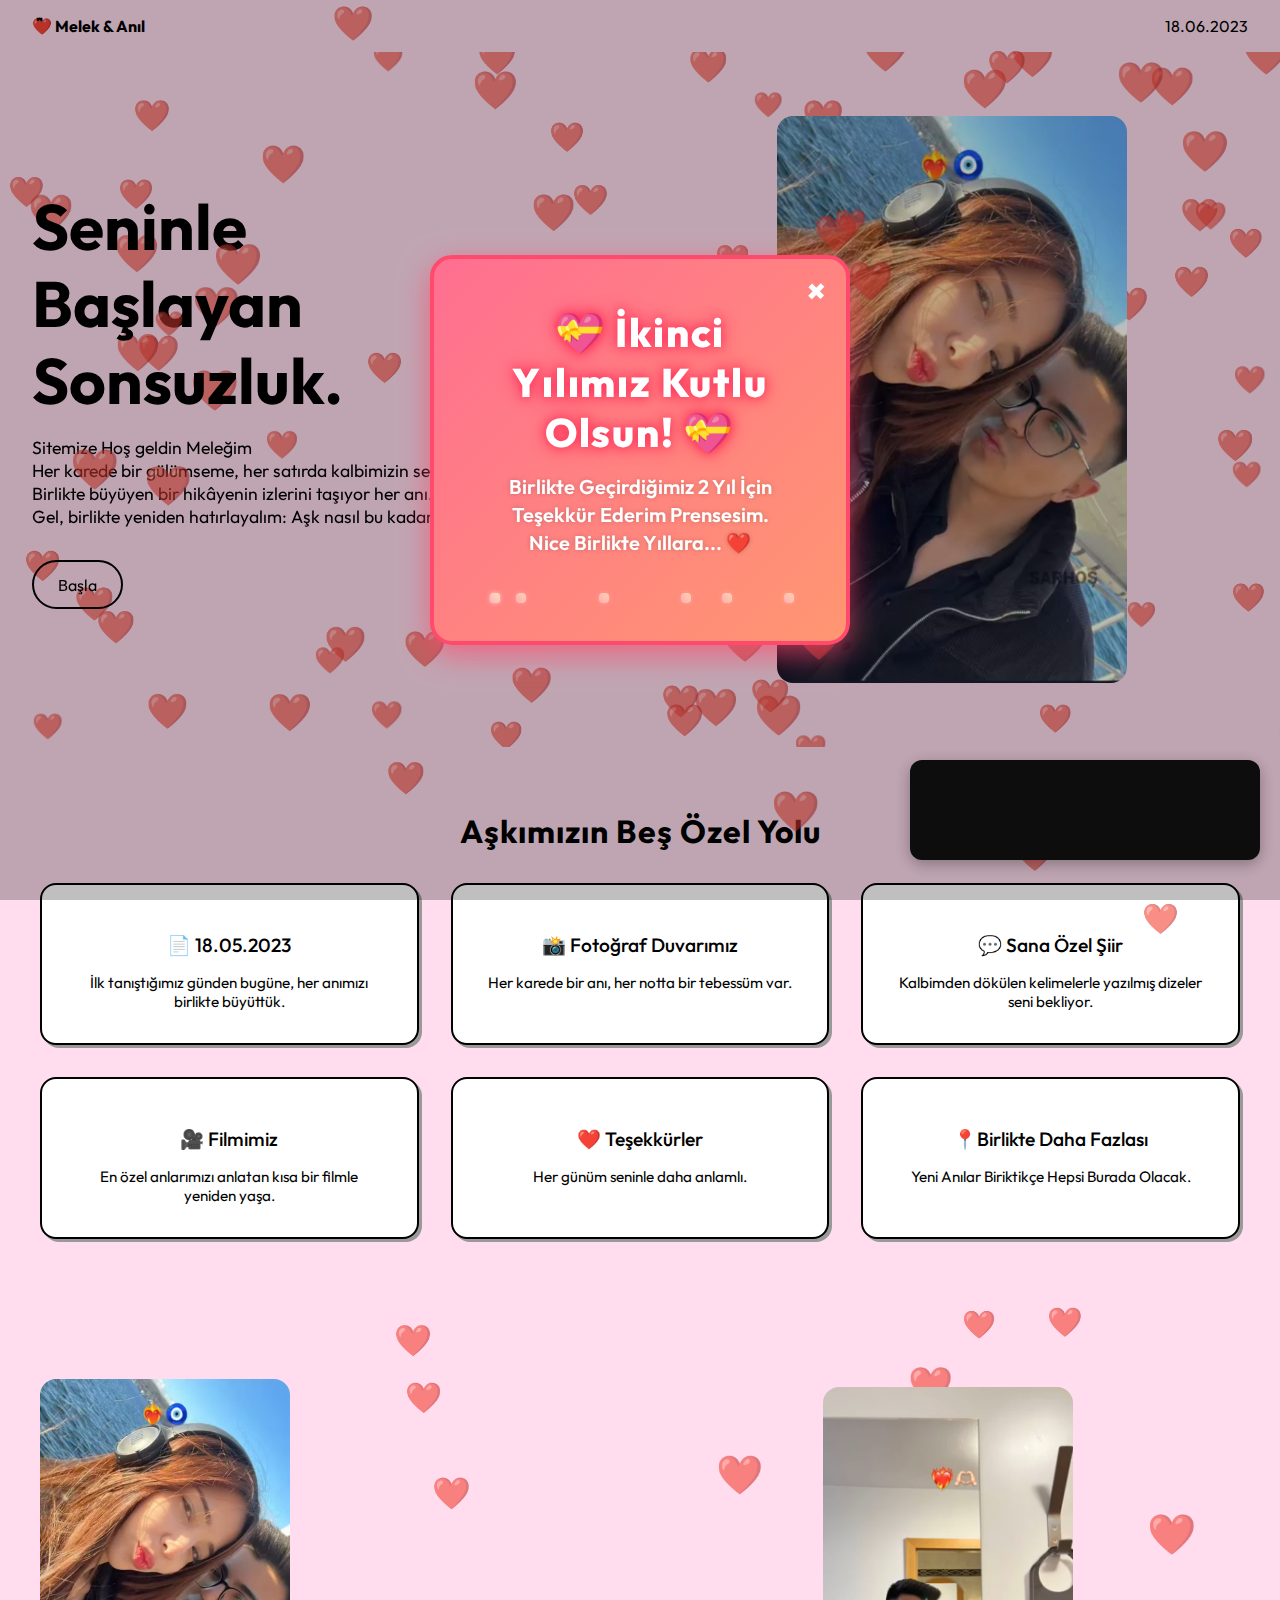
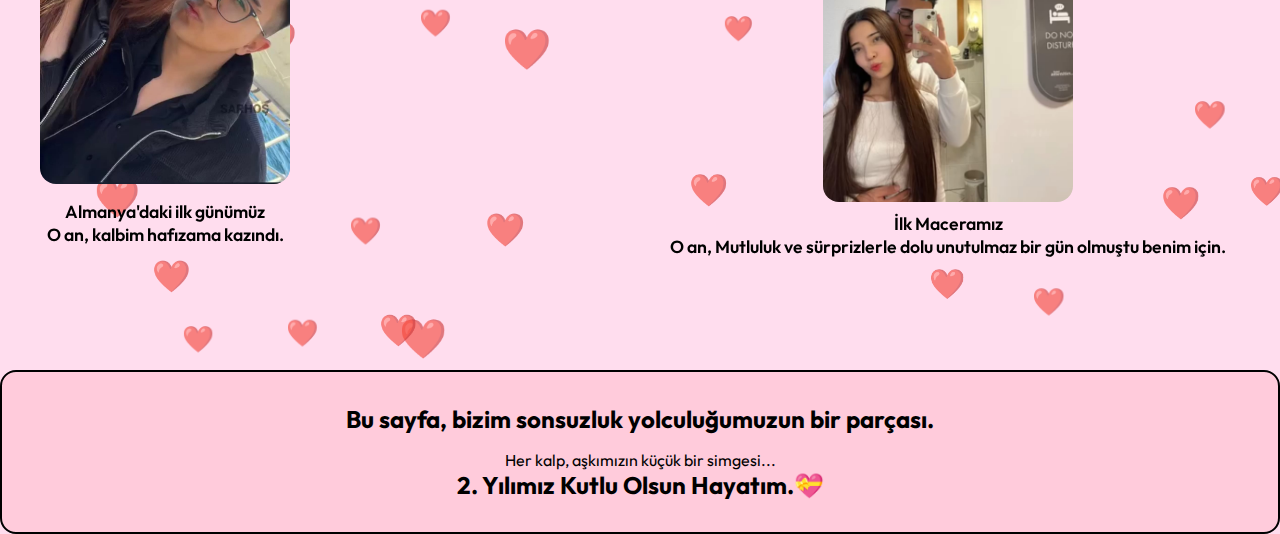
<file: index.html>
<!DOCTYPE html>
<html lang="tr">
<head>
  <meta charset="UTF-8" />
  <meta name="viewport" content="width=device-width, initial-scale=1.0"/>
  <title>Melek & Anıl</title>
  <link href="https://fonts.googleapis.com/css2?family=Outfit:wght@300;500;700&display=swap" rel="stylesheet">
  <style>


    /* Genel ayarlar */
    * {
      box-sizing: border-box;
      margin: 0;
      padding: 0;
      font-family: 'Outfit', sans-serif;
    }

    body {
      background-color: #ffddee; /* Çok açık pembe */
      color: #000;
      position: relative;
      overflow-x: hidden;
    }

    nav {
      display: flex;
      justify-content: space-between;
      align-items: center;
      padding: 1rem 2rem;
      background-color: #ffddee;
      position: relative;
      z-index: 10;
    }

    nav .logo {
      font-weight: bold;
      display: flex;
      align-items: center;
      gap: 10px;
    }

    nav ul {
      list-style: none;
      display: flex;
      gap: 2rem;
    }

    nav ul li {
      cursor: pointer;
    }



    /* HERO */

    .hero {
      display: grid;
      grid-template-columns: 1fr 1fr;
      align-items: center;
      padding: 4rem 2rem;
      gap: 2rem;
      position: relative;
      z-index: 10;
    }

    .hero h1 {
      font-size: 4rem;
      line-height: 1.2;
    }

    .hero p {
      margin-top: 1rem;
      font-size: 1.1rem;
    }

    .hero-buttons {
      margin-top: 2rem;
      display: flex;
      gap: 1rem;
    }

    .hero-buttons button {
      border: 2px solid #000;
      padding: 0.8rem 1.5rem;
      border-radius: 2rem;
      background: transparent;
      font-size: 1rem;
      cursor: pointer;
      transition: background-color 0.3s ease, color 0.3s ease;
    }

    .hero-buttons button:hover {
      background-color: #000;
      color: #fff;
    }

    /* FOTOĞRAF KISMI */
    .image img {
      width: 350px;
      height: auto;
      border-radius: 1rem;
      display: block;
      margin-left: auto;
      margin-right: auto;
    }

    /* KARTLAR BÖLÜMÜ */
    .cards-section {
      background: #ffddee;
      padding: 4rem 2rem;
      text-align: center;
      position: relative;
      z-index: 10;
    }

    .cards-section h2 {
      font-size: 2rem;
      margin-bottom: 2rem;
      letter-spacing: 1px;
    }

    .cards-container {
      display: grid;
      grid-template-columns: repeat(auto-fit, minmax(280px, 1fr));
      gap: 2rem;
      max-width: 1200px;
      margin: 0 auto;
    }

    .card {
      padding: 2rem;
      border: 2px solid #000;
      border-radius: 1rem;
      box-shadow: 3px 3px 0px #999;
      transition: transform 0.3s ease;
      background: #fff;
    }

    .card:hover {
      transform: translateY(-5px);
      box-shadow: 6px 6px 0 #666;
    }

    .card h3 {
      margin-top: 1rem;
      font-size: 1.2rem;
      font-weight: 500;
    }

    .card p {
      margin-top: 1rem;
      font-size: 0.95rem;
    }

    /* Keşfet butonu kart bölümünde diğer butonlarla aynı */
    .cards-section button {
      border: 2px solid #000;
      padding: 0.8rem 1.5rem;
      border-radius: 2rem;
      background: transparent;
      font-size: 1rem;
      cursor: pointer;
      margin-top: 2rem;
      transition: background-color 0.3s ease, color 0.3s ease;
    }

    .cards-section button:hover {
      background-color: #000;
      color: #fff;
    }

    /* FINAL SECTION */
    .final-section {
      background: #ffddee;
      padding: 4rem 2rem;
      position: relative;
      z-index: 10;
    }

    .grid-area {
      display: grid;
      grid-template-columns: 1fr 1fr;
      gap: 2rem;
      max-width: 1200px;
      margin: 0 auto;
      align-items: center;
      position: relative;
      z-index: 10;
    }

    .grid-img {
      position: relative;
    }

    .grid-img img {
      width: 250px;
      border-radius: 1rem;
      object-fit: cover;
      display: block;
    }

    .grid-img p {
      margin-top: 1rem;
      font-weight: 600;
      font-size: 1.1rem;
      text-align: center;
    }

    /* Çarpraz konumlandırma */
    .grid-area:first-child .grid-img:first-child {
      justify-self: start;
      position: relative;
      top: 0;
      left: 0;
    }

    .grid-area:first-child .box {
      text-align: left;
      font-weight: 500;
      font-size: 1.1rem;
    }

    .grid-area:last-child .grid-img:first-child {
      justify-self: start;
      position: relative;
      top: 0;
      left: 0;
      transform: translate(-30px, -30px);
    }

    .grid-area:last-child .grid-img:last-child {
      justify-self: end;
      position: relative;
      top: 30px;
      right: 0;
      transform: translate(30px, 30px);
    }

    .grid-area:last-child .grid-img p {
      text-align: center;
      font-weight: 600;
      font-size: 1.1rem;
      margin-top: 0.5rem;
    }

    .box {
      border: 2px solid #000;
      border-radius: 1rem;
      padding: 1.5rem;
      height: 100%;
      display: flex;
      align-items: center;
      justify-content: center;
      text-align: center;
      background-color: #eee;
    }

    .final-bottom {
      max-width: 7000px;
      margin: 3rem auto 0;
      padding: 2rem;
      border: 2px solid #000;
      border-radius: 1rem;
      background: #ffcbdb;
      text-align: center;
      position: relative;
      z-index: 10;
    }

    .final-bottom h3 {
      font-size: 1.5rem;
      margin-bottom: 1rem;
    }

    .final-bottom p {
      font-size: 1rem;
    }

    .final-bottom button {
      margin-top: 1rem;
      padding: 0.6rem 1.2rem;
      border: 2px solid #000;
      border-radius: 2rem;
      background: transparent;
      cursor: pointer;
      transition: background-color 0.3s ease, color 0.3s ease;
    }

    .final-bottom button:hover {
      background-color: #000;
      color: #fff;
    }

    /* Kalpler için stiller */
    .heart {
      position: fixed;
      font-size: 1.5rem;
      color: #ff5577;
      opacity: 0.6;
      user-select: none;
      pointer-events: none;
      animation: floatHeart 10s linear infinite;
      z-index: 1;
    }

    @keyframes floatHeart {
      0% {
        transform: translateY(0);
        opacity: 0.6;
      }
      100% {
        transform: translateY(-100vh);
        opacity: 0;
      }
    }

    /* RESPONSIVE */
    @media (max-width: 1000px) {
      .hero {
        grid-template-columns: 1fr;
        text-align: center;
      }

      .image img {
        margin: 20px auto 0;
        width: 80%;
        max-width: 500px;
      }

      .grid-area {
        grid-template-columns: 1fr;
        gap: 1rem;
      }

      .grid-area:last-child .grid-img:first-child,
      .grid-area:last-child .grid-img:last-child {
        transform: none;
        position: static;
        justify-self: center;
        top: auto;
        left: auto;
        right: auto;
      }

      .grid-area:first-child .box {
        text-align: center;
      }
    }
  </style>
</head>
<body>

  <!-- Kalpler JavaScript ile -->
  <script>
    // Sayfaya çok sayıda kalp koyma
    function createHeart() {
      const heart = document.createElement('div');
      heart.className = 'heart';
      heart.innerText = '❤️';
      // Sayfa geneli rastgele konum
      heart.style.left = Math.random() * 100 + 'vw';
      heart.style.top = Math.random() * 100 + 'vh';
      heart.style.fontSize = (Math.random() * 1 + 1.5) + 'rem';
      heart.style.animationDuration = (5 + Math.random() * 10) + 's';
      document.body.appendChild(heart);
    }

    for(let i=0; i<100; i++) {
      createHeart();
    }
  </script>

  <!-- ÜST NAV -->
  <nav>
    <div class="logo">❤️ྀི Melek & Anıl</div>
    <ul>
      <li>18.06.2023</li>
    </ul>
  </nav>

  <!-- HERO SECTION -->
  <section class="hero">
    <div>
      <h1>Seninle<br>Başlayan<br>Sonsuzluk.</h1>
      <p>Sitemize Hoş geldin Meleğim<br>
        Her karede bir gülümseme, her satırda kalbimizin sesi var.<br>
        Birlikte büyüyen bir hikâyenin izlerini taşıyor her anı.<br>
        Gel, birlikte yeniden hatırlayalım: Aşk nasıl bu kadar güzel oldu?</p>
      <div class="hero-buttons">
        <button onclick="document.getElementById('cards').scrollIntoView({ behavior: 'smooth' })">Başla</button>
      </div>
    </div>
    <div class="image">
      <img src="couple.jpg" alt="Çift Fotoğrafı">
    </div>
  </section>

  <!-- KARTLAR -->
  <section class="cards-section" id="cards">

    <h2>Aşkımızın Beş Özel Yolu</h2>
    <div class="cards-container">
      <div class="card" onclick="window.location.href='18.05.2023.html'" style="cursor:pointer;">
        <h3>📄 18.05.2023</h3>
        <p>İlk tanıştığımız günden bugüne, her anımızı birlikte büyüttük.</p>
      </div>
        <div class="card" onclick="window.location.href='fotograflar.html'" style="cursor:pointer;">
      <h3> 📸 Fotoğraf Duvarımız </h3>   
      <p>Her karede bir anı, her notta bir tebessüm var.</p>
      </div>
      <div class="card" onclick="window.location.href='siir.html'" style="cursor:pointer;">
        <h3>💬 Sana Özel Şiir</h3>
        <p>Kalbimden dökülen kelimelerle yazılmış dizeler seni bekliyor.</p>
      </div>
      <div class="card" onclick="window.location.href='filmimiz.html'" style="cursor:pointer;">
        <h3>🎥 Filmimiz</h3>
        <p>En özel anlarımızı anlatan kısa bir filmle yeniden yaşa.</p>
      </div>
      <div class="card" onclick="window.location.href='tesekkurler.html'" style="cursor:pointer;">
  <h3>❤️ Teşekkürler</h3>
  <p>Her günüm seninle daha anlamlı.</p>
      </div>
      <div class="card">
        <h3>📍Birlikte Daha Fazlası</h3>
        <p>Yeni Anılar Biriktikçe Hepsi Burada Olacak.</p>
      </div>
    </div>
  </section>

 <!-- ALT KISIM -->
<section class="final-section">
  <div class="grid-area">
    <div class="grid-img">
      <img src="image-1.jpg" alt="Çift Fotoğrafı">
      <p>Almanya'daki ilk günümüz<br>O an, kalbim hafızama kazındı.</p>
    </div>
    <div class="grid-img" style="margin-top: 20px; text-align: center;">
  <div class="grid-item">
    <div class="text">
      <div class="image-with-caption">
        <img src="image-2.jpg" alt="Çift Fotoğrafı" style="display: block; margin: 0 auto;" />
        <p style="margin-top: 10px; font-weight: 600;">İlk Maceramız<br>O an, Mutluluk ve sürprizlerle dolu unutulmaz bir gün olmuştu benim için.</p>
      </div>
    </div>
  </div>
</div>

</div>

  </div>
</section>


<!-- Final bottom bölümü - silinmeden, olduğu gibi -->
<section class="final-bottom" style="position: relative;">
  <h3>Bu sayfa, bizim sonsuzluk yolculuğumuzun bir parçası.</h3>
  <p>Her kalp, aşkımızın küçük bir simgesi...</p>
  <h2> 2. Yılımız Kutlu Olsun Hayatım.💝</h2>
</section>

<script>
function createHeartsInCards() {
  const container = document.querySelector('.cards-section');
  if (!container) return;

  for (let i = 0; i < 30; i++) {
    const heart = document.createElement('div');
    heart.className = 'heart';
    heart.innerText = '❤️';
    heart.style.left = Math.random() * 100 + '%';
    heart.style.top = Math.random() * 100 + '%';
    heart.style.fontSize = (Math.random() * 1 + 1.5) + 'rem';
    heart.style.animationDuration = (5 + Math.random() * 10) + 's';
    container.appendChild(heart);
  }
}


createHeartsInCards();

function createHeartsInFinalSection() {
  const container = document.querySelector('.final-section');
  if (!container) return;

  for (let i = 0; i < 30; i++) {
    const heart = document.createElement('div');
    heart.className = 'heart';
    heart.innerText = '❤️';
    heart.style.left = Math.random() * 100 + '%';
    heart.style.top = Math.random() * 100 + '%';
    heart.style.fontSize = (Math.random() * 1 + 1.5) + 'rem';
    heart.style.animationDuration = (5 + Math.random() * 10) + 's';
    heart.style.position = 'absolute'; // burada mutlak konum ekliyoruz
    container.appendChild(heart);
  }
}

// Fonksiyonu çağır:
createHeartsInFinalSection();

  document.getElementById("startButton").addEventListener("click", function () {
    document.getElementById("cards").scrollIntoView({ behavior: "smooth" });
  });

  const audio = document.getElementById("audioPlayer");
  const selector = document.getElementById("songSelector");

  selector.addEventListener("change", () => {
    audio.src = selector.value;
    audio.play();
  });

  function togglePlay() {
    if (audio.paused) {
      audio.play();
    } else {
      audio.pause();
    }
  }

  function changeVolume(amount) {
    let newVolume = Math.min(1, Math.max(0, audio.volume + amount));
    audio.volume = newVolume;
    document.getElementById("volumeControl").value = newVolume;
  }

  function setVolume(val) {
    audio.volume = parseFloat(val);
  }


</script>

<style>
  .spotify-panel {
    position: fixed;
    bottom: 40px;
    right: 20px;
    width: 350px;
    height: 100px; /* Spotify mini player yüksekliği */
    background: #121212;
    border-radius: 12px;
    box-shadow: 0 4px 15px rgba(0,0,0,0.3);
    overflow: hidden;
    z-index: 9999;
  }
  .spotify-panel iframe {
    width: 100%;
    height: 120px;
    border: none;
  }
</style>

<div class="spotify-panel">
  <iframe 
    src="https://open.spotify.com/embed/track/6wfb4nI2Vih263JqC8WSoW?utm_source=generator" 
    allow="autoplay; clipboard-write; encrypted-media; fullscreen; picture-in-picture" 
    loading="lazy" 
    allowfullscreen>
  </iframe>
</div>

<title>Kutlama Penceresi</title>
<style>
  @import url('https://fonts.googleapis.com/css2?family=Outfit:wght@400;700;800&display=swap');

  body {
    font-family: 'Outfit', sans-serif;
    /* BODY STİLİ DEĞİŞMİYOR, sayfa düzeni etkilenmez */
  }

  #overlay {
    position: fixed;
    top: 0; left: 0;
    width: 100vw; height: 100vh;
    background: rgba(0,0,0,0.25);
    display: flex;
    justify-content: center;
    align-items: center;
    z-index: 9999;
  }

  #celebrationBox {
    background: linear-gradient(135deg, #ff6f91, #ff9671);
    border: 4px solid #ff4a6e;
    border-radius: 22px;
    padding: 3rem 3.5rem;
    max-width: 420px;
    width: 90%;
    box-shadow: 0 10px 30px rgba(255, 74, 110, 0.7);
    text-align: center;
    color: #fff;
    position: relative;
    animation: popupScale 0.6s ease forwards, pulseScale 3s ease-in-out infinite;
    overflow: visible;
  }

  #celebrationBox h2 {
    font-size: 2.5rem;
    margin-bottom: 1rem;
    text-shadow: 0 0 10px #ff325a, 0 0 18px #ff325a;
    font-weight: 800;
    letter-spacing: 1.8px;
  }

  #celebrationBox p {
    font-size: 1.25rem;
    margin-bottom: 2.2rem;
    font-weight: 600;
    text-shadow: 0 0 5px rgba(0,0,0,0.2);
    line-height: 1.4;
  }

  #closeBtn {
    position: absolute;
    top: 15px;
    right: 20px;
    font-size: 2rem;
    color: #fff;
    background: transparent;
    border: none;
    cursor: pointer;
    transition: color 0.3s ease, transform 0.3s ease;
    font-weight: 900;
    user-select: none;
    line-height: 1;
  }

  #closeBtn:hover {
    color: #ffccd5;
    transform: scale(1.3);
  }

  .confetti {
    position: absolute;
    width: 10px;
    height: 10px;
    background: linear-gradient(45deg, #ffb3ba, #ffdfba);
    opacity: 0.85;
    border-radius: 4px;
    animation: confettiFall linear forwards;
    filter: drop-shadow(0 0 2px rgba(255, 182, 193, 0.7));
  }

  .confetti:nth-child(1) { left: 10%; animation-duration: 4.2s; animation-delay: 0s; }
  .confetti:nth-child(2) { left: 30%; animation-duration: 3.7s; animation-delay: 0.4s; }
  .confetti:nth-child(3) { left: 50%; animation-duration: 4.5s; animation-delay: 0.9s; }
  .confetti:nth-child(4) { left: 70%; animation-duration: 3.9s; animation-delay: 0.3s; }
  .confetti:nth-child(5) { left: 85%; animation-duration: 4.6s; animation-delay: 1s; }
  .confetti:nth-child(6) { left: 20%; animation-duration: 3.8s; animation-delay: 0.6s; }
  .confetti:nth-child(7) { left: 40%; animation-duration: 4.3s; animation-delay: 0.7s; }
  .confetti:nth-child(8) { left: 60%; animation-duration: 4.1s; animation-delay: 0.2s; }

  @keyframes popupScale {
    0% {
      transform: scale(0.5);
      opacity: 0;
    }
    100% {
      transform: scale(1);
      opacity: 1;
    }
  }

  @keyframes pulseScale {
    0%, 100% {
      transform: scale(1);
      box-shadow: 0 10px 30px rgba(255, 74, 110, 0.7);
    }
    50% {
      transform: scale(1.06);
      box-shadow: 0 16px 45px rgba(255, 74, 110, 0.9);
    }
  }

  @keyframes confettiFall {
    0% {
      opacity: 0.85;
      transform: translateY(0) rotate(0deg);
    }
    100% {
      opacity: 0;
      transform: translateY(160px) rotate(360deg);
    }
  }
</style>
</head>
<body>

<!-- Sayfa içeriğin burada olur, sayfa düzeni bozulmaz -->

<div id="overlay" role="dialog" aria-modal="true" aria-labelledby="celebrationTitle" aria-describedby="celebrationMessage">
  <div id="celebrationBox">
    <button id="closeBtn" aria-label="Kutlama penceresini kapat">×</button>
    <h2 id="celebrationTitle">💝 İkinci Yılımız Kutlu Olsun! 💝</h2>
    <p id="celebrationMessage">Birlikte Geçirdiğimiz 2 Yıl İçin Teşekkür Ederim Prensesim. Nice Birlikte Yıllara... ❤️</p>

    <!-- Konfeti parçacıkları -->
    <div class="confetti"></div>
    <div class="confetti"></div>
    <div class="confetti"></div>
    <div class="confetti"></div>
    <div class="confetti"></div>
    <div class="confetti"></div>
    <div class="confetti"></div>
    <div class="confetti"></div>
  </div>
</div>

<script>
  const overlay = document.getElementById('overlay');
  const closeBtn = document.getElementById('closeBtn');

  closeBtn.addEventListener('click', () => {
    overlay.style.transition = 'opacity 0.3s ease';
    overlay.style.opacity = '0';
    setTimeout(() => {
      overlay.style.display = 'none';
    }, 300);
  });
</script>


</body>
</html>
</file>
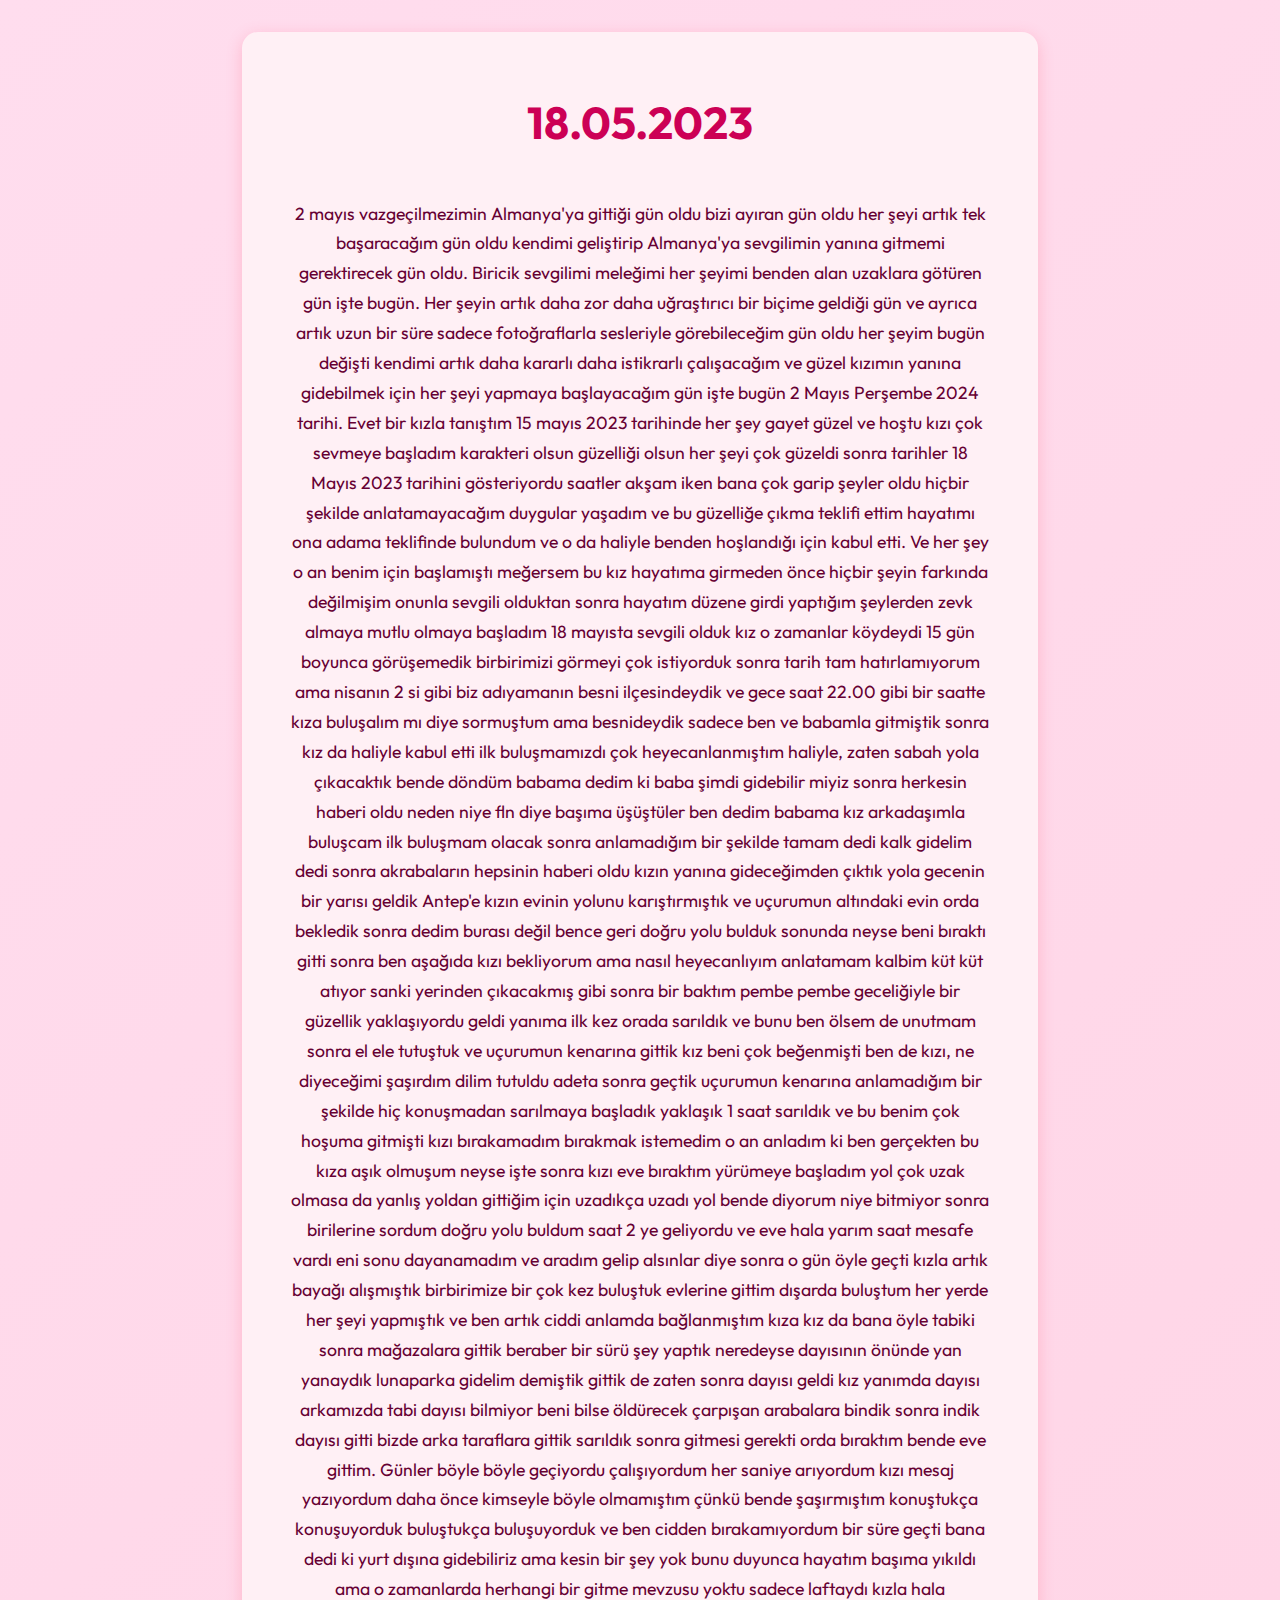
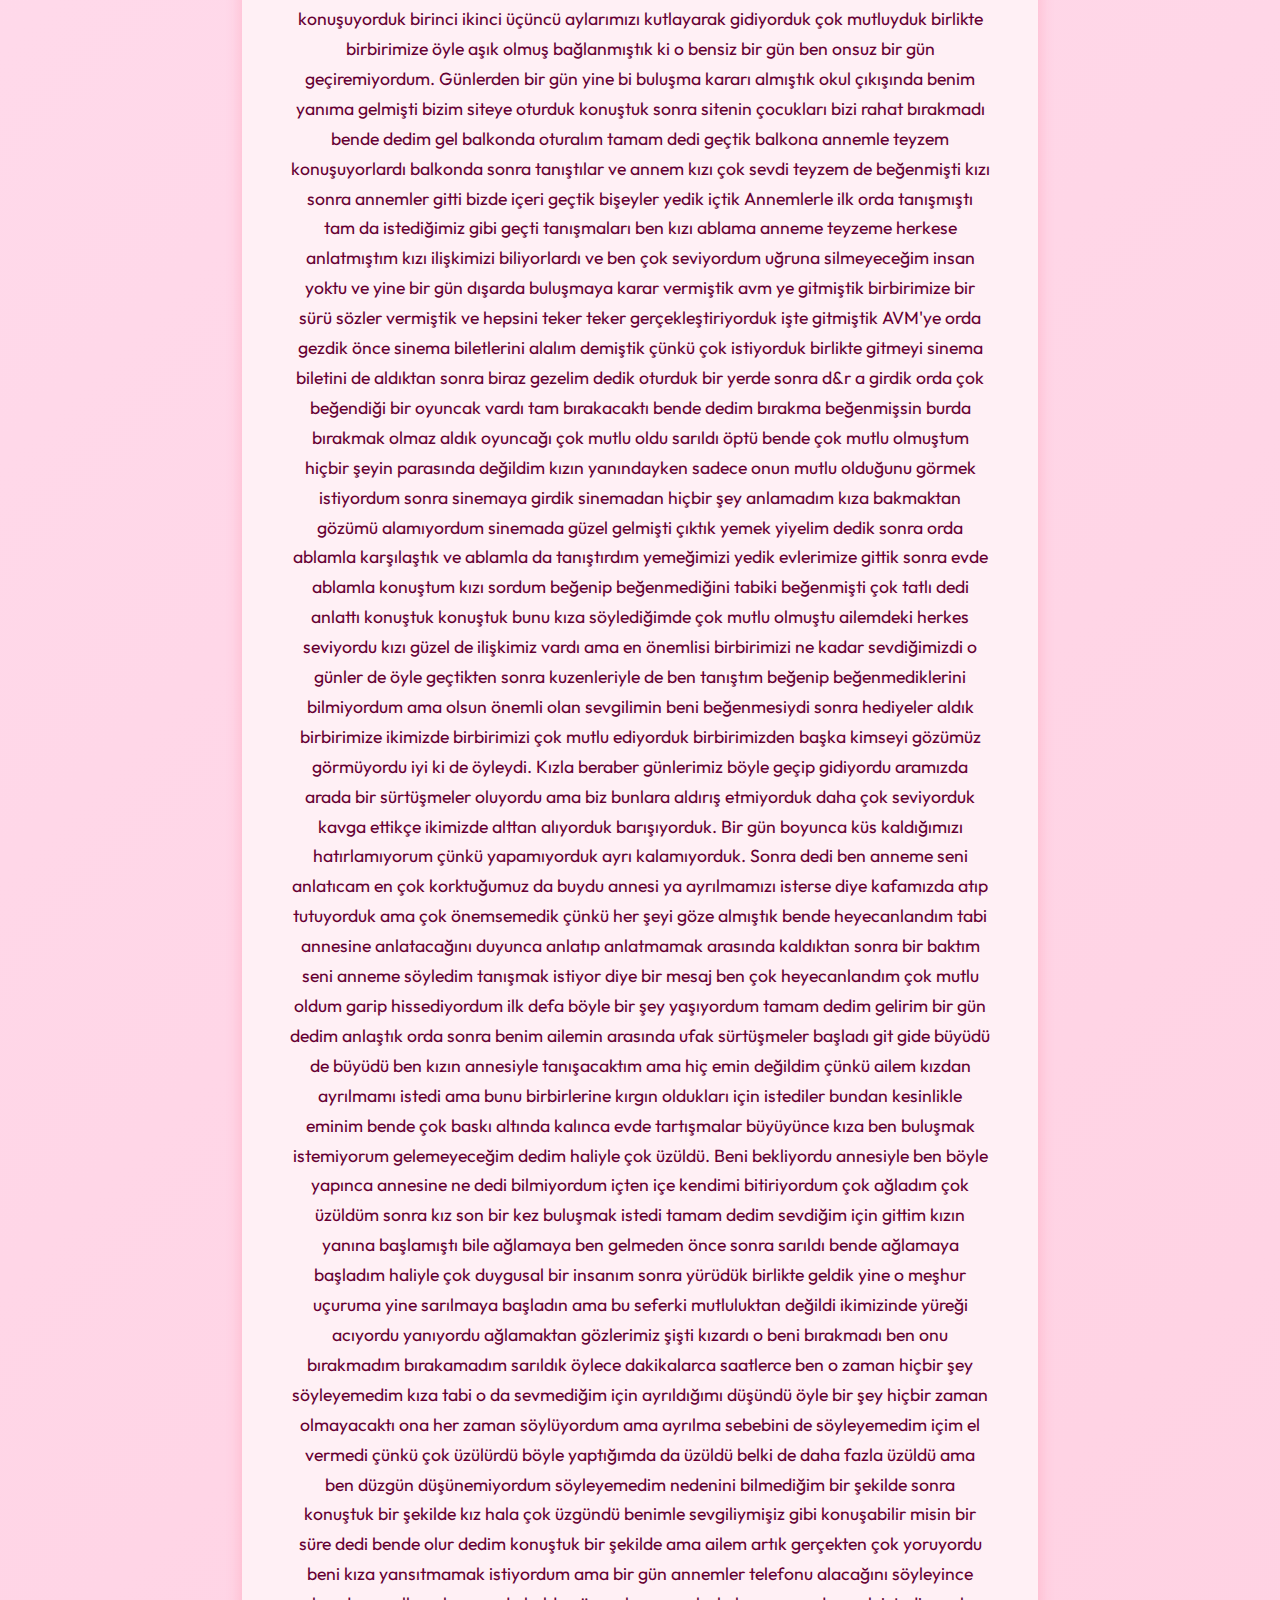
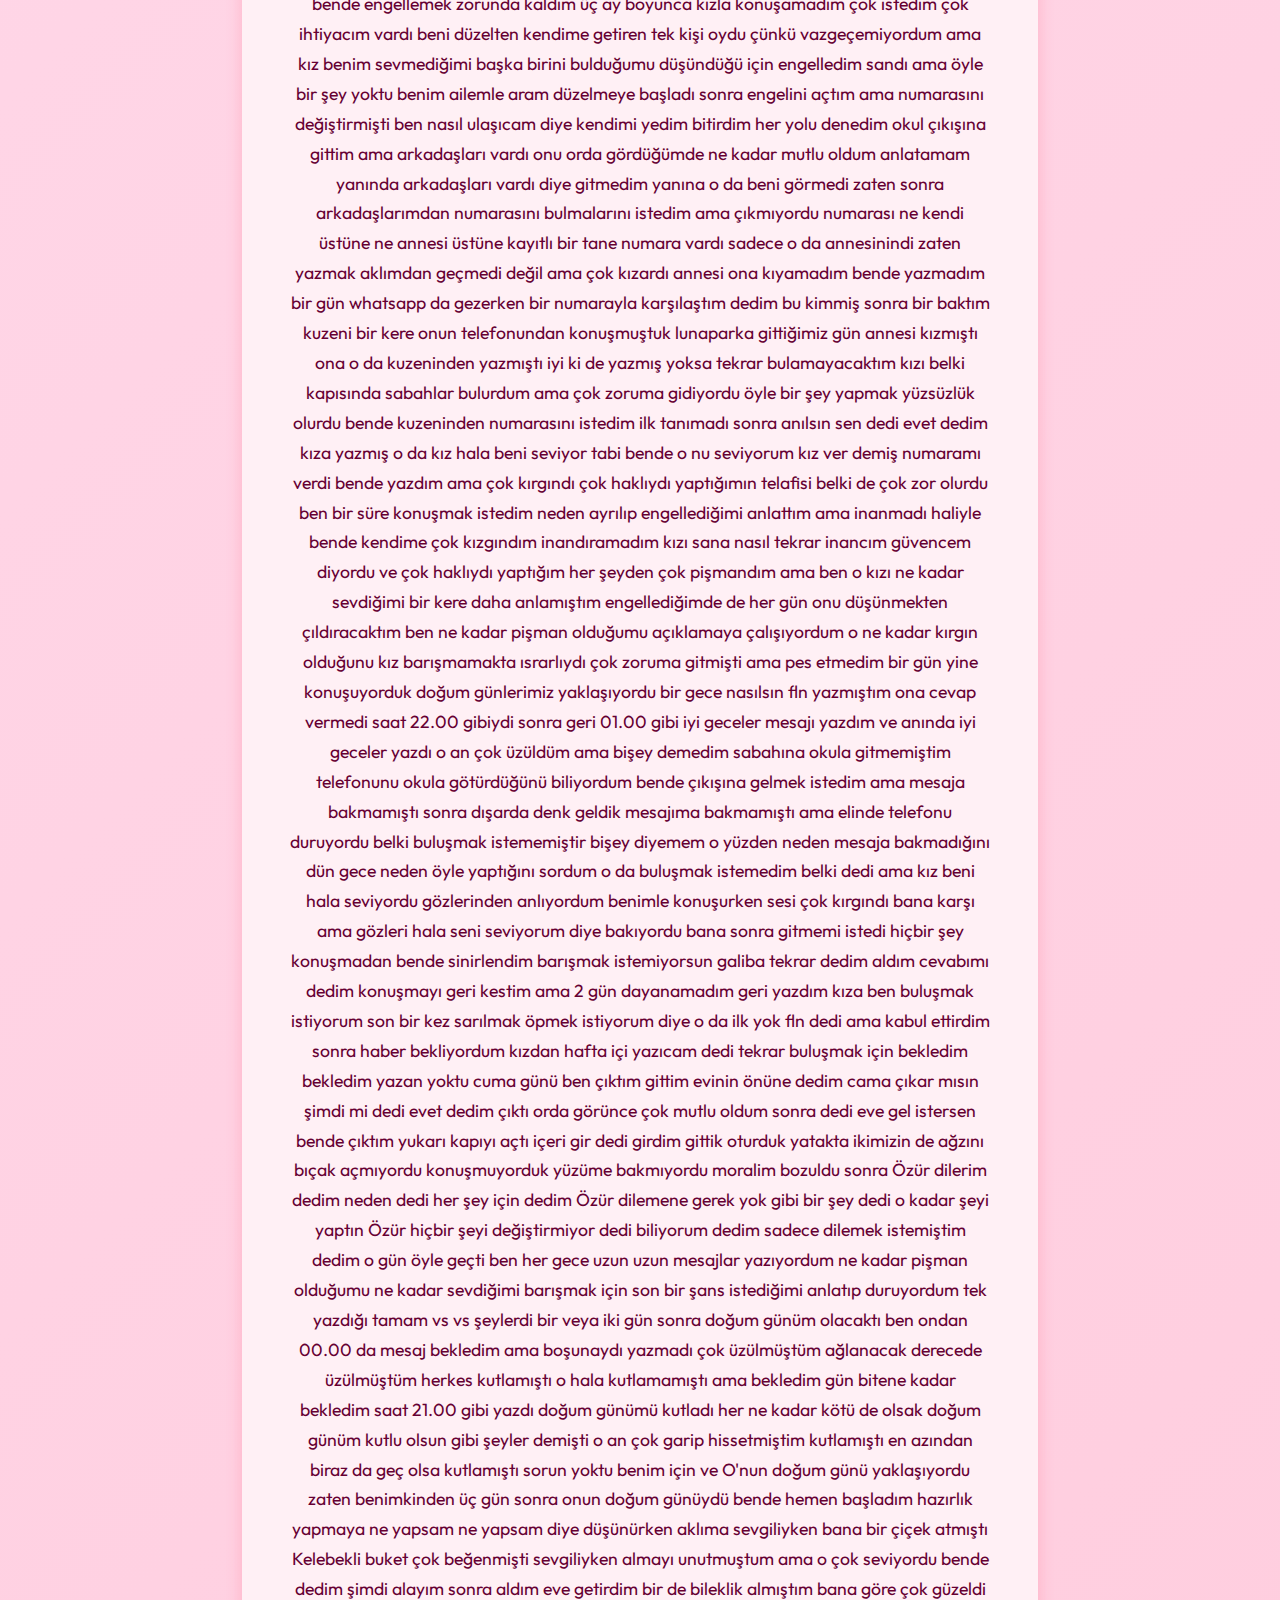
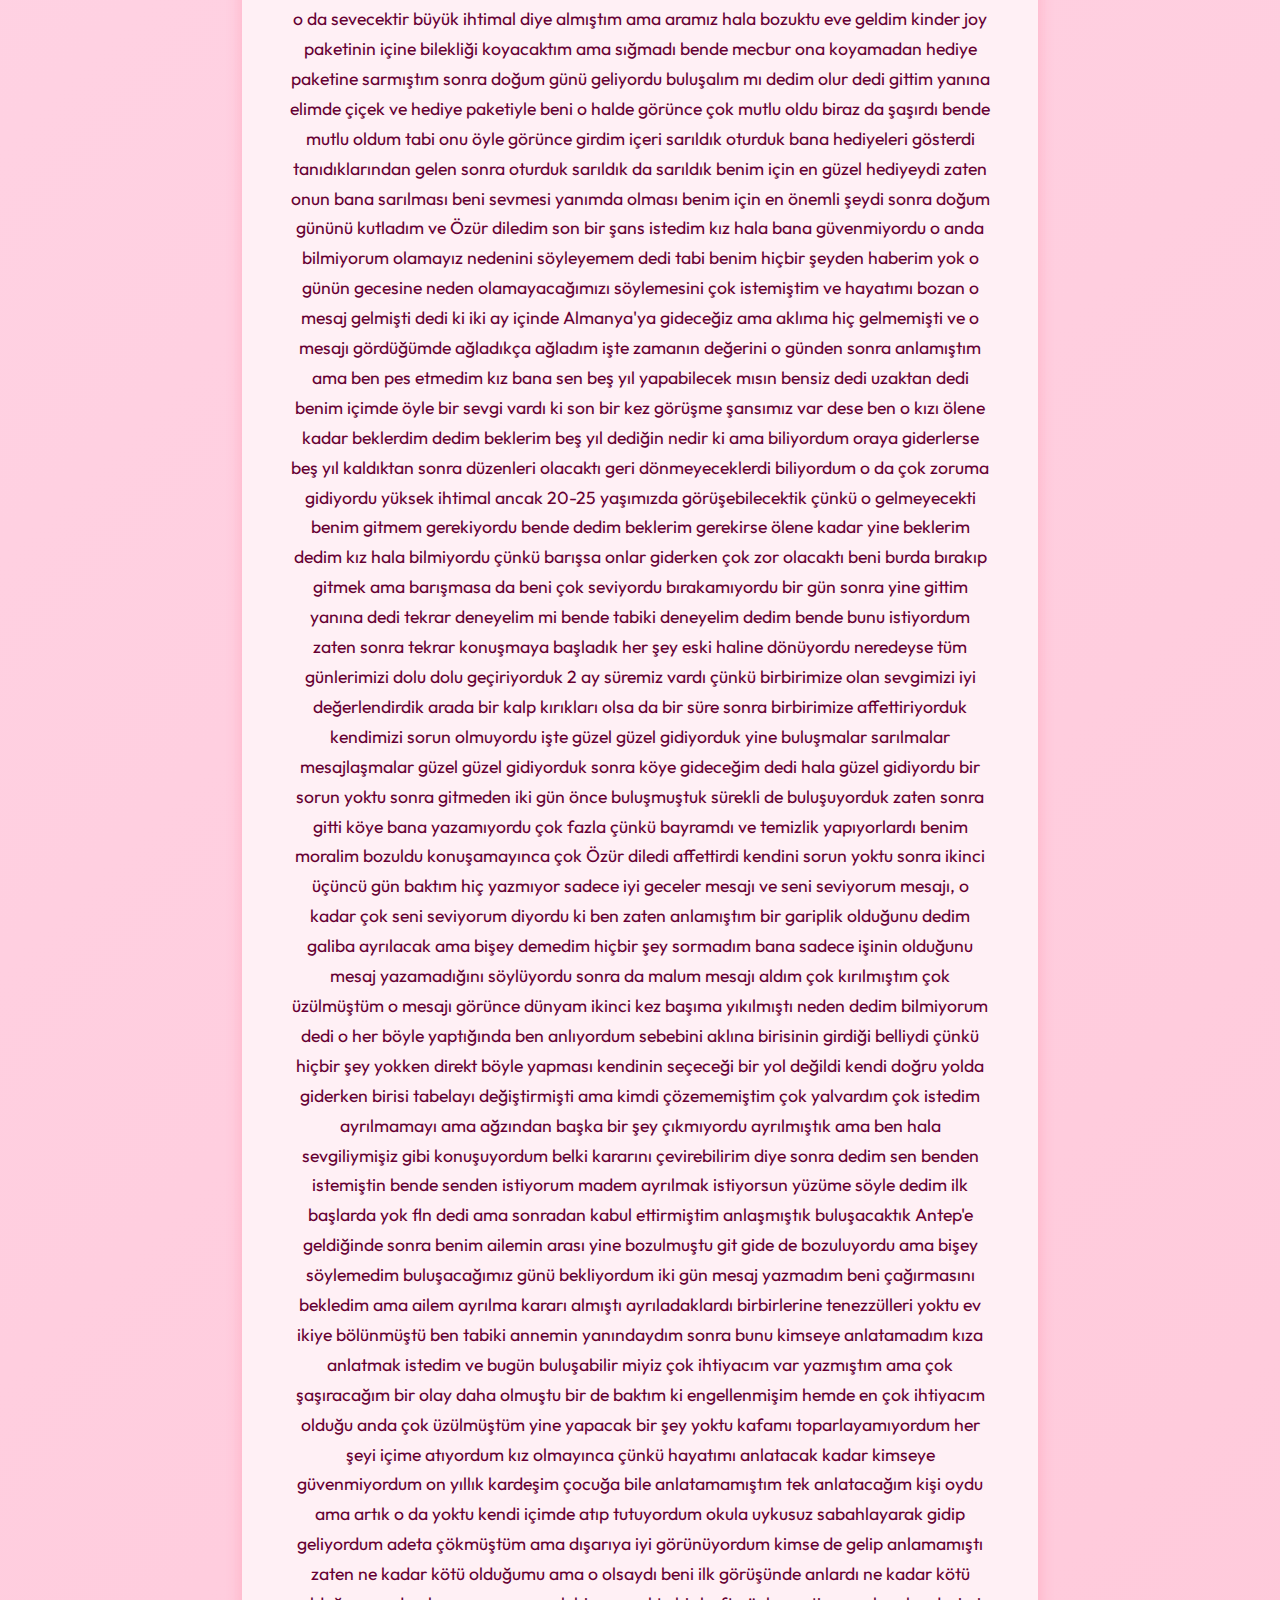
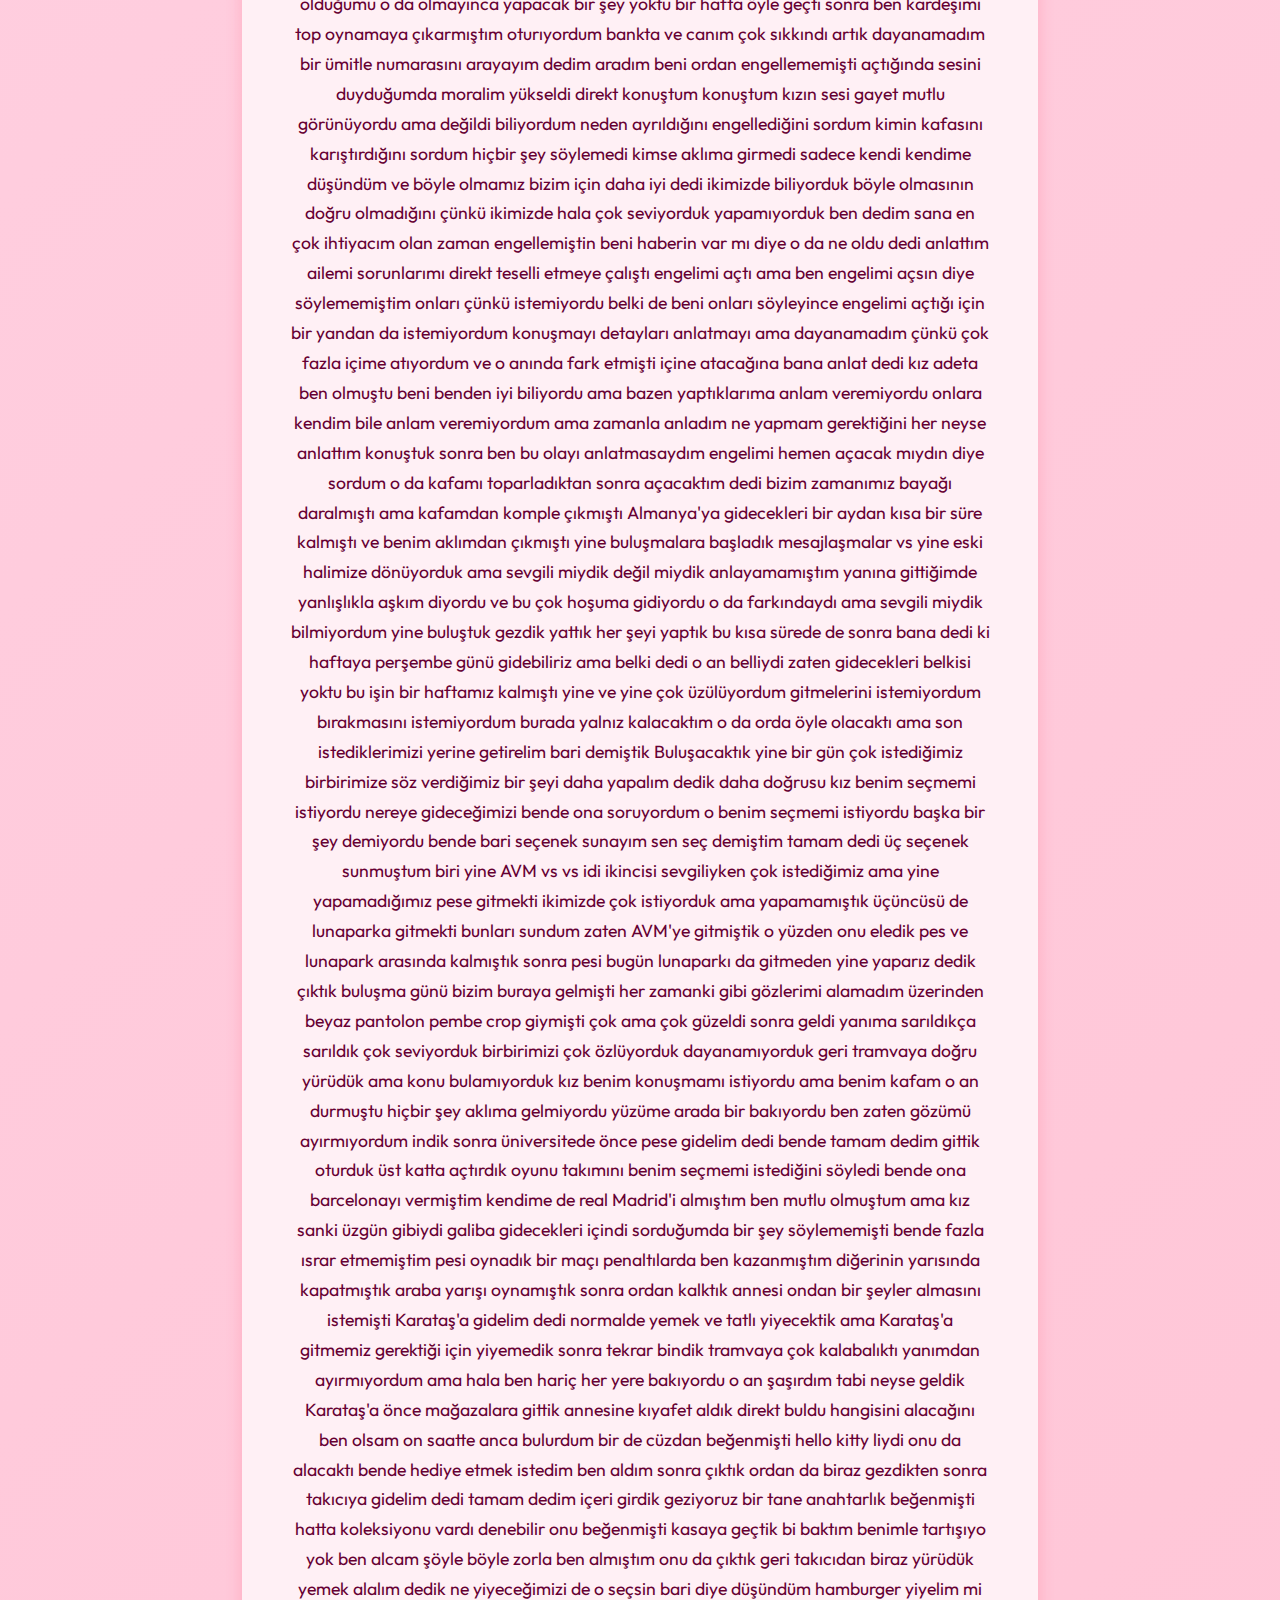
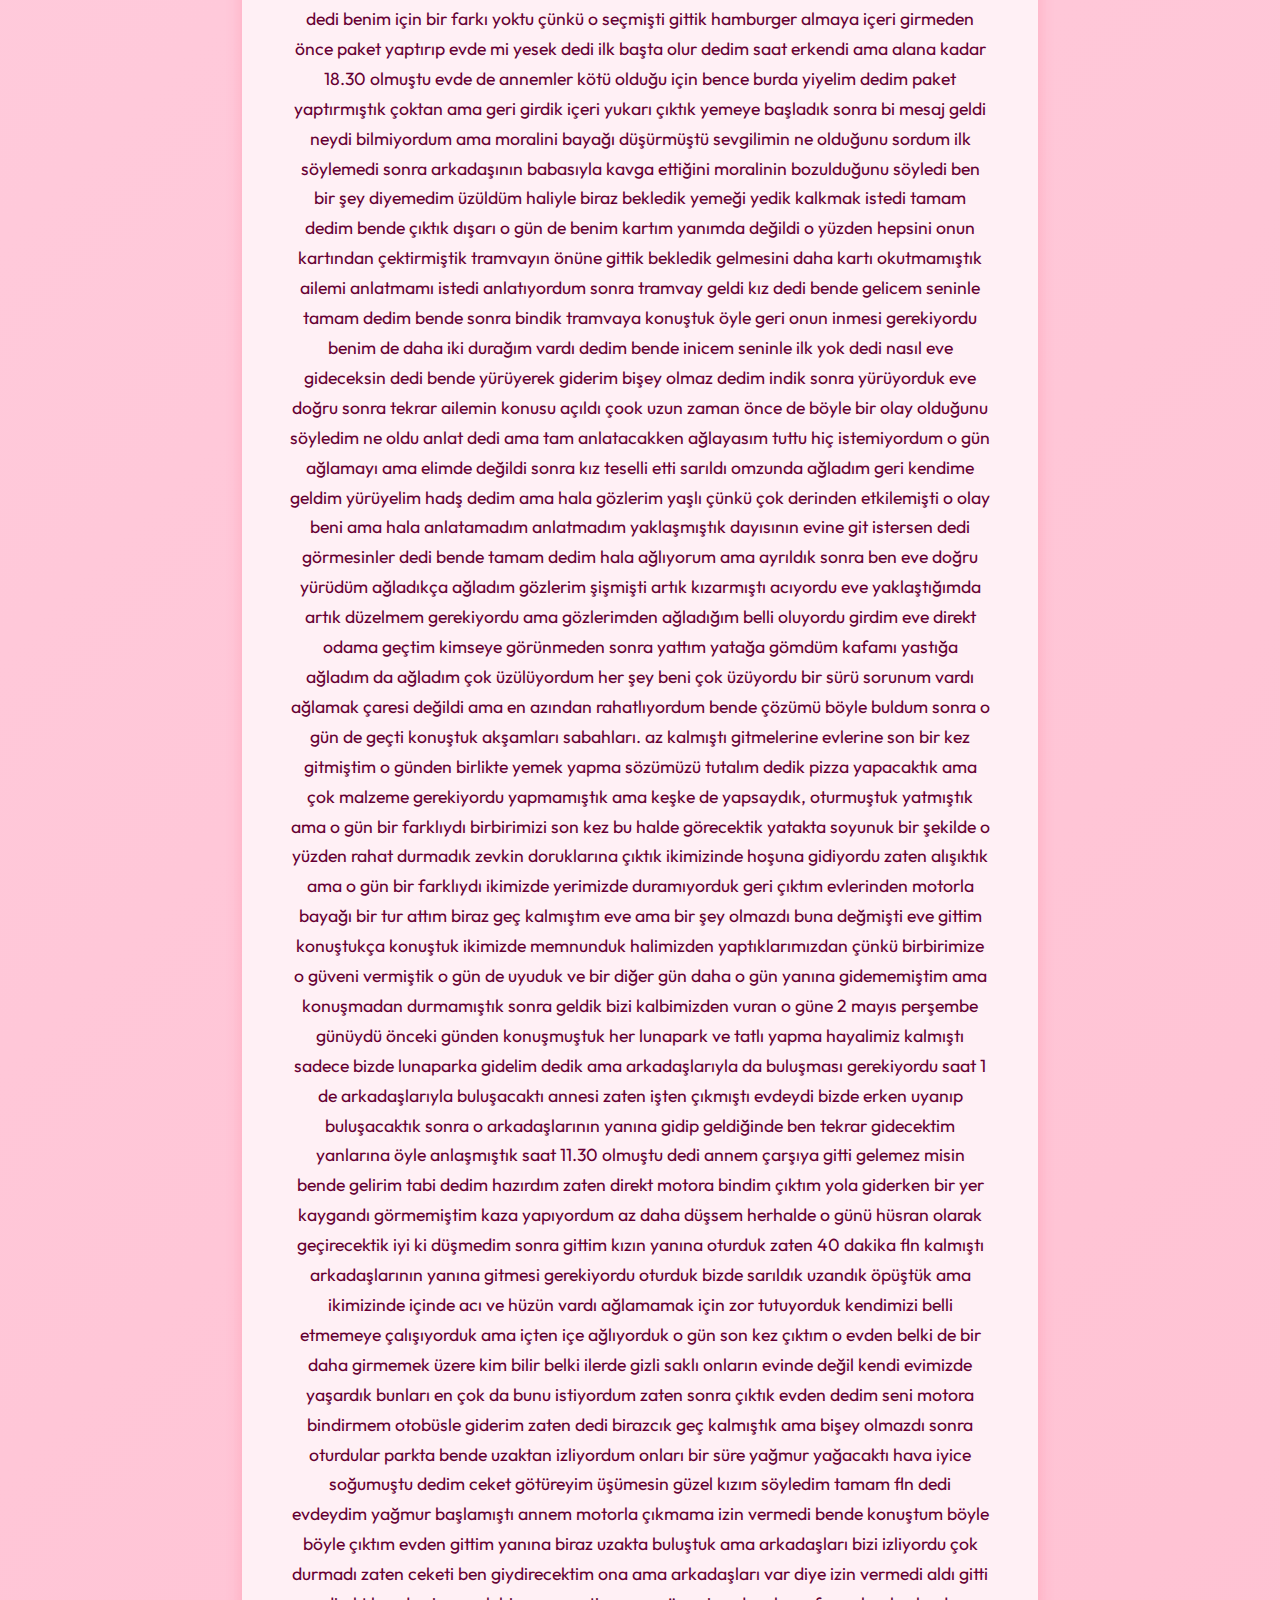
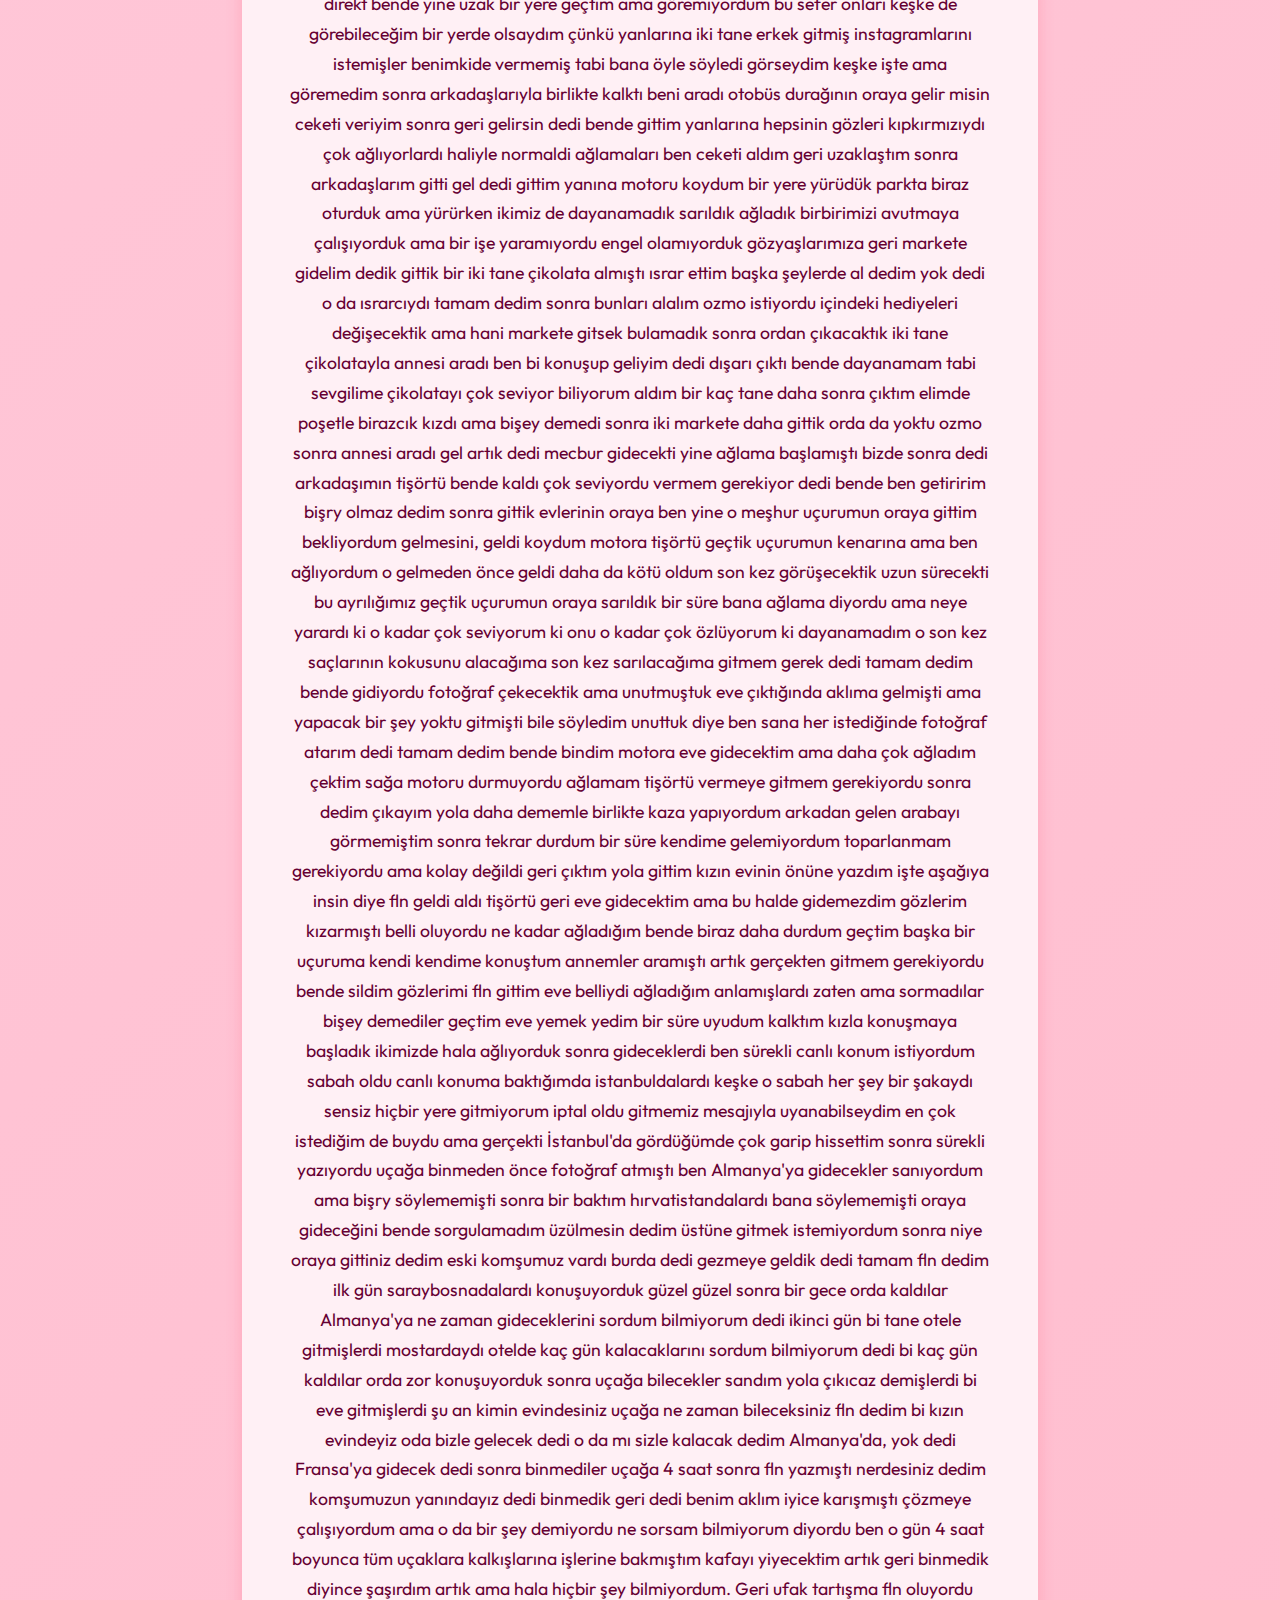
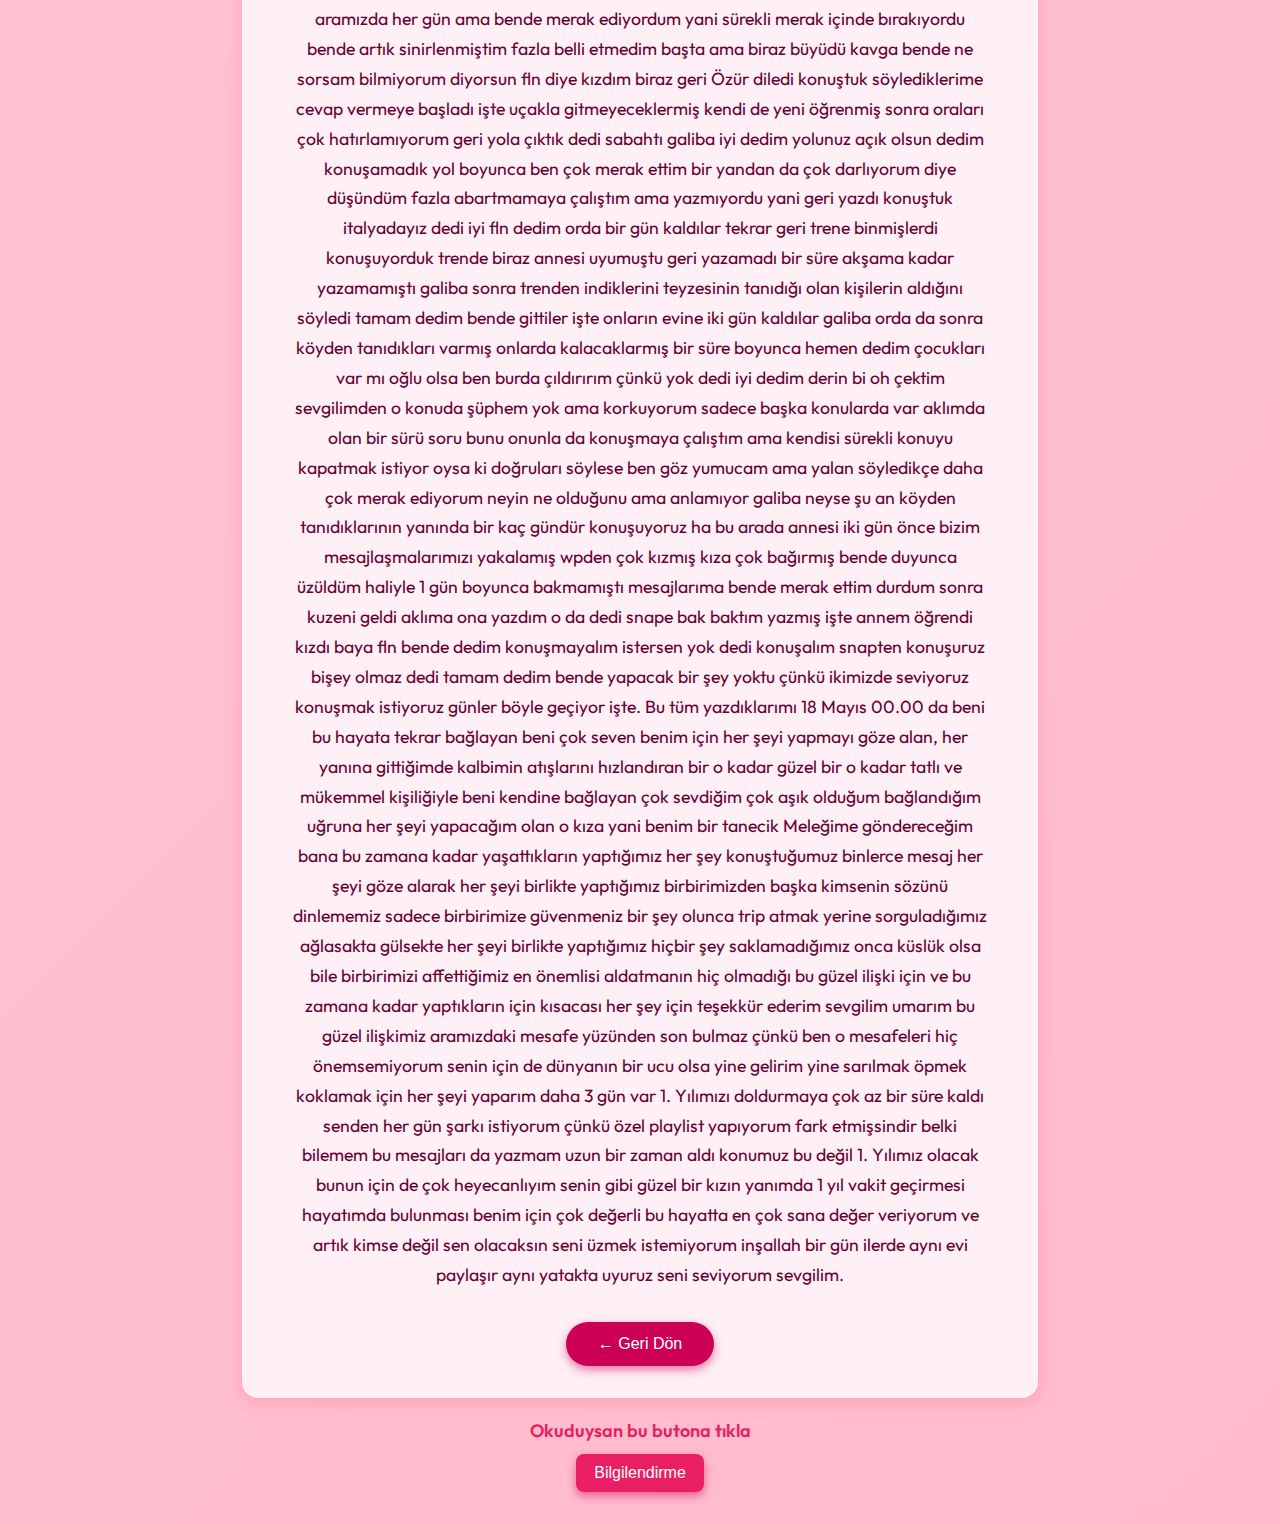
<file: 18.05.2023.html>
<!DOCTYPE html>
<html lang="tr">
<head>
  <meta charset="UTF-8" />
  <meta name="viewport" content="width=device-width, initial-scale=1" />
  <title>Bize Dair Anılar - Melek & Anıl</title>
  <link href="https://fonts.googleapis.com/css2?family=Outfit:wght@300;500;700&display=swap" rel="stylesheet" />
  <style>
    body {
      background: linear-gradient(135deg, #ffddee, #ffbbcc);
      font-family: 'Outfit', sans-serif;
      color: #330022;
      margin: 0;
      min-height: 100vh;
      display: flex;
      flex-direction: column;
      justify-content: center;
      align-items: center;
      padding: 2rem;
      animation: fadeIn 1s ease forwards;
    }

    @keyframes fadeIn {
      from {opacity: 0;}
      to {opacity: 1;}
    }

    .container {
      max-width: 700px;
      background: #fff0f5;
      border-radius: 1rem;
      padding: 2rem 3rem;
      box-shadow: 0 4px 15px rgba(255, 100, 130, 0.3);
      text-align: center;
    }

    h1 {
      font-weight: 700;
      font-size: 2.8rem;
      margin-bottom: 1rem;
      color: #cc0055;
    }

    p {
      font-size: 1.1rem;
      line-height: 1.7;
      white-space: pre-line;
      color: #660033;
      margin-bottom: 2rem;
    }

    button {
      background-color: #cc0055;
      color: white;
      border: none;
      padding: 0.8rem 2rem;
      border-radius: 2rem;
      font-size: 1rem;
      cursor: pointer;
      transition: background-color 0.3s ease;
      box-shadow: 0 4px 10px rgba(204, 0, 85, 0.5);
    }

    button:hover {
      background-color: #a30042;
    }
  </style>
</head>
<body>
  <div class="container">
    <h1>18.05.2023</h1>
    <p>
2 mayıs vazgeçilmezimin Almanya'ya gittiği gün oldu bizi ayıran gün oldu her şeyi artık tek başaracağım gün oldu kendimi geliştirip Almanya'ya sevgilimin yanına gitmemi gerektirecek gün oldu. Biricik sevgilimi meleğimi her şeyimi benden alan uzaklara götüren gün işte bugün. Her şeyin artık daha zor daha uğraştırıcı bir biçime geldiği gün ve ayrıca artık uzun bir süre sadece fotoğraflarla sesleriyle görebileceğim gün oldu her şeyim bugün değişti  kendimi artık daha kararlı daha istikrarlı çalışacağım ve güzel kızımın yanına gidebilmek için her şeyi yapmaya başlayacağım gün işte bugün 2 Mayıs Perşembe 2024 tarihi. Evet bir kızla tanıştım 15 mayıs 2023 tarihinde her şey gayet güzel ve hoştu kızı çok sevmeye başladım karakteri olsun güzelliği olsun her şeyi çok güzeldi sonra tarihler 18 Mayıs 2023 tarihini gösteriyordu saatler akşam iken bana çok garip şeyler oldu hiçbir şekilde anlatamayacağım duygular yaşadım ve bu güzelliğe çıkma teklifi ettim hayatımı ona adama teklifinde bulundum ve o da haliyle benden hoşlandığı için kabul etti. Ve her şey o an benim için başlamıştı meğersem bu kız hayatıma girmeden önce hiçbir şeyin farkında değilmişim onunla sevgili olduktan sonra hayatım düzene girdi yaptığım şeylerden zevk almaya mutlu olmaya başladım 18 mayısta  sevgili olduk kız o zamanlar köydeydi 15 gün boyunca görüşemedik birbirimizi görmeyi çok istiyorduk sonra tarih tam hatırlamıyorum ama nisanın 2 si gibi biz adıyamanın besni ilçesindeydik ve gece saat 22.00 gibi bir saatte kıza buluşalım mı diye sormuştum ama besnideydik sadece ben ve babamla gitmiştik sonra kız da haliyle kabul etti ilk buluşmamızdı çok heyecanlanmıştım haliyle, zaten sabah yola çıkacaktık bende döndüm babama dedim ki baba şimdi gidebilir miyiz sonra herkesin haberi oldu neden niye fln diye başıma üşüştüler ben dedim babama kız arkadaşımla buluşcam ilk buluşmam olacak sonra anlamadığım bir şekilde tamam dedi kalk gidelim dedi sonra akrabaların hepsinin haberi oldu kızın yanına gideceğimden çıktık yola gecenin bir yarısı geldik Antep'e kızın evinin yolunu karıştırmıştık ve uçurumun altındaki evin orda bekledik sonra dedim burası değil bence geri doğru yolu bulduk sonunda neyse beni bıraktı gitti sonra ben aşağıda kızı bekliyorum ama nasıl heyecanlıyım anlatamam kalbim küt küt atıyor sanki yerinden çıkacakmış gibi sonra bir baktım pembe pembe geceliğiyle bir güzellik yaklaşıyordu geldi yanıma ilk kez orada sarıldık ve bunu ben ölsem de unutmam sonra el ele tutuştuk ve uçurumun kenarına gittik kız beni çok beğenmişti ben de kızı, ne diyeceğimi şaşırdım dilim tutuldu adeta sonra geçtik uçurumun kenarına anlamadığım bir şekilde hiç konuşmadan sarılmaya başladık yaklaşık 1 saat sarıldık ve bu benim çok hoşuma gitmişti kızı bırakamadım bırakmak istemedim o an anladım ki ben gerçekten bu kıza aşık olmuşum neyse işte sonra kızı eve bıraktım yürümeye başladım yol çok uzak olmasa da yanlış yoldan gittiğim için uzadıkça uzadı yol bende diyorum niye bitmiyor sonra birilerine sordum doğru yolu buldum saat 2 ye geliyordu ve eve hala yarım saat mesafe vardı eni sonu dayanamadım ve aradım gelip alsınlar diye sonra o gün öyle geçti kızla artık bayağı alışmıştık birbirimize bir çok kez buluştuk evlerine gittim dışarda buluştum her yerde her şeyi yapmıştık ve ben artık ciddi anlamda bağlanmıştım kıza kız da bana öyle tabiki sonra mağazalara gittik beraber bir sürü şey yaptık neredeyse dayısının önünde yan yanaydık lunaparka gidelim demiştik gittik de zaten sonra dayısı geldi kız yanımda dayısı arkamızda tabi dayısı bilmiyor beni bilse öldürecek çarpışan arabalara bindik sonra indik dayısı gitti bizde arka taraflara gittik sarıldık sonra gitmesi gerekti orda bıraktım bende eve gittim. Günler böyle böyle geçiyordu çalışıyordum her saniye arıyordum kızı mesaj yazıyordum daha önce kimseyle böyle olmamıştım çünkü bende şaşırmıştım konuştukça konuşuyorduk buluştukça buluşuyorduk ve ben cidden bırakamıyordum bir süre geçti bana dedi ki yurt dışına gidebiliriz ama kesin bir şey yok bunu duyunca hayatım başıma yıkıldı ama o zamanlarda herhangi bir gitme mevzusu yoktu sadece laftaydı kızla hala konuşuyorduk birinci ikinci üçüncü aylarımızı kutlayarak gidiyorduk çok mutluyduk birlikte birbirimize öyle aşık olmuş bağlanmıştık ki o bensiz bir gün ben onsuz bir gün geçiremiyordum. Günlerden bir gün yine bi buluşma kararı almıştık okul çıkışında benim yanıma gelmişti bizim siteye oturduk konuştuk sonra sitenin çocukları bizi rahat bırakmadı bende dedim gel balkonda oturalım tamam dedi geçtik balkona annemle teyzem konuşuyorlardı balkonda sonra tanıştılar ve annem kızı çok sevdi teyzem de beğenmişti kızı sonra annemler gitti bizde içeri geçtik bişeyler yedik içtik Annemlerle ilk orda tanışmıştı tam da istediğimiz gibi geçti tanışmaları ben kızı ablama anneme teyzeme herkese anlatmıştım kızı ilişkimizi biliyorlardı ve ben çok seviyordum uğruna silmeyeceğim insan yoktu ve yine bir gün dışarda buluşmaya karar vermiştik avm ye gitmiştik birbirimize bir sürü sözler vermiştik ve hepsini teker teker gerçekleştiriyorduk işte gitmiştik AVM'ye orda gezdik önce sinema biletlerini alalım demiştik çünkü çok istiyorduk birlikte gitmeyi sinema biletini de aldıktan sonra biraz gezelim dedik oturduk bir yerde sonra d&r a girdik orda çok beğendiği bir oyuncak vardı tam bırakacaktı bende dedim bırakma beğenmişsin burda bırakmak olmaz aldık oyuncağı çok mutlu oldu sarıldı öptü bende çok mutlu olmuştum hiçbir şeyin parasında değildim kızın yanındayken sadece onun mutlu olduğunu görmek istiyordum sonra sinemaya girdik sinemadan hiçbir şey anlamadım kıza bakmaktan gözümü alamıyordum sinemada güzel gelmişti çıktık yemek yiyelim dedik sonra orda ablamla karşılaştık ve ablamla da tanıştırdım yemeğimizi yedik evlerimize gittik sonra evde ablamla konuştum kızı sordum beğenip beğenmediğini tabiki beğenmişti çok tatlı dedi anlattı konuştuk konuştuk bunu kıza söylediğimde çok mutlu olmuştu ailemdeki herkes seviyordu kızı güzel de ilişkimiz vardı ama en önemlisi birbirimizi ne kadar sevdiğimizdi o günler de öyle geçtikten sonra kuzenleriyle de ben tanıştım beğenip beğenmediklerini bilmiyordum ama olsun önemli olan sevgilimin beni beğenmesiydi sonra hediyeler aldık birbirimize ikimizde birbirimizi çok mutlu ediyorduk birbirimizden başka kimseyi gözümüz görmüyordu iyi ki de öyleydi. Kızla beraber günlerimiz böyle geçip gidiyordu aramızda arada bir sürtüşmeler oluyordu ama biz bunlara aldırış etmiyorduk daha çok seviyorduk kavga ettikçe ikimizde alttan alıyorduk barışıyorduk. Bir gün boyunca küs kaldığımızı hatırlamıyorum çünkü yapamıyorduk ayrı kalamıyorduk. Sonra dedi ben anneme seni anlatıcam en çok korktuğumuz da buydu annesi ya ayrılmamızı isterse diye kafamızda atıp tutuyorduk ama çok önemsemedik çünkü her şeyi göze almıştık bende heyecanlandım tabi annesine anlatacağını duyunca anlatıp anlatmamak arasında kaldıktan sonra bir baktım seni anneme söyledim tanışmak istiyor diye bir mesaj ben çok heyecanlandım çok mutlu oldum garip hissediyordum ilk defa böyle bir şey yaşıyordum tamam dedim gelirim bir gün dedim anlaştık orda sonra benim ailemin arasında ufak sürtüşmeler başladı git gide büyüdü de büyüdü ben kızın annesiyle tanışacaktım ama hiç emin değildim çünkü ailem kızdan ayrılmamı istedi ama bunu birbirlerine kırgın oldukları için istediler bundan kesinlikle eminim bende çok baskı altında kalınca evde tartışmalar büyüyünce kıza ben buluşmak istemiyorum gelemeyeceğim dedim haliyle çok üzüldü. Beni bekliyordu annesiyle ben böyle yapınca annesine ne dedi bilmiyordum içten içe kendimi bitiriyordum çok ağladım çok üzüldüm sonra kız son bir kez buluşmak istedi tamam dedim sevdiğim için gittim kızın yanına başlamıştı bile ağlamaya ben gelmeden önce sonra sarıldı bende ağlamaya başladım haliyle çok duygusal bir insanım sonra yürüdük birlikte geldik yine o meşhur uçuruma yine sarılmaya başladın ama bu seferki mutluluktan değildi ikimizinde yüreği acıyordu yanıyordu ağlamaktan gözlerimiz şişti kızardı o beni bırakmadı ben onu bırakmadım bırakamadım sarıldık öylece dakikalarca saatlerce ben o zaman hiçbir şey söyleyemedim kıza tabi o da sevmediğim için ayrıldığımı düşündü öyle bir şey hiçbir zaman olmayacaktı ona her zaman söylüyordum ama ayrılma sebebini de söyleyemedim içim el vermedi çünkü çok üzülürdü böyle yaptığımda da üzüldü belki de daha fazla üzüldü ama ben düzgün düşünemiyordum söyleyemedim nedenini bilmediğim bir şekilde sonra konuştuk bir şekilde kız hala çok üzgündü benimle sevgiliymişiz gibi konuşabilir misin bir süre dedi bende olur dedim konuştuk bir şekilde ama ailem artık gerçekten çok yoruyordu beni kıza yansıtmamak istiyordum ama bir gün annemler telefonu alacağını söyleyince bende engellemek zorunda kaldım üç ay boyunca kızla konuşamadım çok istedim çok ihtiyacım vardı beni düzelten kendime getiren tek kişi oydu çünkü vazgeçemiyordum ama kız benim sevmediğimi başka birini bulduğumu düşündüğü için engelledim sandı ama öyle bir şey yoktu benim ailemle aram düzelmeye başladı sonra engelini açtım ama numarasını değiştirmişti ben nasıl ulaşıcam diye kendimi yedim bitirdim her yolu denedim okul çıkışına gittim ama arkadaşları vardı onu orda gördüğümde ne kadar mutlu oldum anlatamam yanında arkadaşları vardı diye gitmedim yanına o da beni görmedi zaten sonra arkadaşlarımdan numarasını bulmalarını istedim ama çıkmıyordu numarası ne kendi üstüne ne annesi üstüne kayıtlı bir tane numara vardı sadece o da annesinindi zaten yazmak aklımdan geçmedi değil ama çok kızardı annesi ona kıyamadım bende yazmadım bir gün whatsapp da gezerken bir numarayla karşılaştım dedim bu kimmiş sonra bir baktım kuzeni bir kere onun telefonundan konuşmuştuk lunaparka gittiğimiz gün annesi kızmıştı ona o da kuzeninden yazmıştı iyi ki de yazmış yoksa tekrar bulamayacaktım kızı belki kapısında sabahlar bulurdum ama çok zoruma gidiyordu öyle bir şey yapmak yüzsüzlük olurdu bende kuzeninden numarasını istedim ilk tanımadı sonra anılsın sen dedi evet dedim kıza yazmış o da kız hala beni seviyor tabi bende o nu seviyorum kız ver demiş numaramı verdi bende yazdım ama çok kırgındı çok haklıydı yaptığımın telafisi belki de çok zor olurdu ben bir süre konuşmak istedim neden ayrılıp engellediğimi anlattım ama inanmadı haliyle bende kendime çok kızgındım inandıramadım kızı sana nasıl tekrar inancım güvencem diyordu ve çok haklıydı yaptığım her şeyden çok pişmandım ama ben o kızı ne kadar sevdiğimi bir kere daha anlamıştım engellediğimde de her gün onu düşünmekten çıldıracaktım ben ne kadar pişman olduğumu açıklamaya çalışıyordum o ne kadar kırgın olduğunu kız barışmamakta ısrarlıydı çok zoruma gitmişti ama pes etmedim bir gün yine konuşuyorduk doğum günlerimiz yaklaşıyordu bir gece nasılsın fln yazmıştım ona cevap vermedi saat 22.00 gibiydi sonra geri 01.00 gibi iyi geceler mesajı yazdım ve anında iyi geceler yazdı o an çok üzüldüm ama bişey demedim sabahına okula gitmemiştim telefonunu okula götürdüğünü biliyordum bende çıkışına gelmek istedim ama mesaja bakmamıştı sonra dışarda denk geldik mesajıma bakmamıştı ama elinde telefonu duruyordu belki buluşmak istememiştir bişey diyemem o yüzden neden mesaja bakmadığını dün gece neden öyle yaptığını sordum o da buluşmak istemedim belki dedi ama kız beni hala seviyordu gözlerinden anlıyordum benimle konuşurken sesi çok kırgındı bana karşı ama gözleri hala seni seviyorum diye bakıyordu bana sonra gitmemi istedi hiçbir şey konuşmadan bende sinirlendim barışmak istemiyorsun galiba tekrar dedim aldım cevabımı dedim konuşmayı geri kestim ama 2 gün dayanamadım geri yazdım kıza ben buluşmak istiyorum son bir kez sarılmak öpmek istiyorum diye o da ilk yok fln dedi ama kabul ettirdim sonra haber bekliyordum kızdan hafta içi yazıcam dedi tekrar buluşmak için bekledim bekledim yazan yoktu cuma günü ben çıktım gittim evinin önüne dedim cama çıkar mısın şimdi mi dedi evet dedim çıktı orda görünce çok mutlu oldum sonra dedi eve gel istersen bende çıktım yukarı kapıyı açtı içeri gir dedi girdim gittik oturduk yatakta ikimizin de ağzını bıçak açmıyordu konuşmuyorduk yüzüme bakmıyordu moralim bozuldu sonra Özür dilerim dedim neden dedi her şey için dedim Özür dilemene gerek yok gibi bir şey dedi o kadar şeyi yaptın Özür hiçbir şeyi değiştirmiyor dedi biliyorum dedim sadece dilemek istemiştim dedim o gün öyle geçti ben her gece uzun uzun mesajlar yazıyordum ne kadar pişman olduğumu ne kadar sevdiğimi barışmak için son bir şans istediğimi anlatıp duruyordum tek yazdığı tamam vs vs şeylerdi bir veya iki gün sonra doğum günüm olacaktı ben ondan 00.00 da mesaj bekledim ama boşunaydı yazmadı çok üzülmüştüm ağlanacak derecede üzülmüştüm herkes kutlamıştı o hala kutlamamıştı ama bekledim gün bitene kadar bekledim saat 21.00 gibi yazdı doğum günümü kutladı her ne kadar kötü de olsak doğum günüm kutlu olsun gibi şeyler demişti o an çok garip hissetmiştim kutlamıştı en azından biraz da geç olsa kutlamıştı sorun yoktu benim için ve O'nun doğum günü yaklaşıyordu zaten benimkinden üç gün sonra onun doğum günüydü bende hemen başladım hazırlık yapmaya ne yapsam ne yapsam diye düşünürken aklıma sevgiliyken bana bir çiçek atmıştı Kelebekli buket çok beğenmişti sevgiliyken almayı unutmuştum ama o çok seviyordu bende dedim şimdi alayım sonra aldım eve getirdim bir de bileklik almıştım bana göre çok güzeldi o da sevecektir büyük ihtimal diye almıştım ama aramız hala bozuktu eve geldim kinder joy paketinin içine bilekliği koyacaktım ama sığmadı bende mecbur ona koyamadan hediye paketine sarmıştım sonra doğum günü geliyordu buluşalım mı dedim olur dedi gittim yanına elimde çiçek ve hediye paketiyle beni o halde görünce çok mutlu oldu biraz da şaşırdı bende mutlu oldum tabi onu öyle görünce girdim içeri sarıldık oturduk bana hediyeleri gösterdi tanıdıklarından gelen sonra oturduk sarıldık da sarıldık benim için en güzel hediyeydi zaten onun bana sarılması beni sevmesi yanımda olması benim için en önemli şeydi sonra doğum gününü kutladım ve Özür diledim son bir şans istedim kız hala bana güvenmiyordu o anda bilmiyorum olamayız nedenini söyleyemem dedi tabi benim hiçbir şeyden haberim yok o günün gecesine neden olamayacağımızı söylemesini çok istemiştim ve hayatımı bozan o mesaj gelmişti dedi ki iki ay içinde Almanya'ya gideceğiz ama aklıma hiç gelmemişti ve o mesajı gördüğümde ağladıkça ağladım işte zamanın değerini o günden sonra anlamıştım ama ben pes etmedim kız bana sen beş yıl yapabilecek mısın bensiz dedi uzaktan dedi benim içimde öyle bir sevgi vardı ki son bir kez görüşme şansımız var dese ben o kızı ölene kadar beklerdim dedim beklerim beş yıl dediğin nedir ki ama biliyordum oraya giderlerse beş yıl kaldıktan sonra düzenleri olacaktı geri dönmeyeceklerdi biliyordum o da çok zoruma gidiyordu yüksek ihtimal ancak 20-25 yaşımızda görüşebilecektik çünkü o gelmeyecekti benim gitmem gerekiyordu bende dedim beklerim gerekirse ölene kadar yine beklerim dedim kız hala bilmiyordu çünkü barışsa onlar giderken çok zor olacaktı beni burda bırakıp gitmek ama barışmasa da beni çok seviyordu bırakamıyordu bir gün sonra yine gittim yanına dedi tekrar deneyelim mi bende tabiki deneyelim dedim bende bunu istiyordum zaten sonra tekrar konuşmaya başladık her şey eski haline dönüyordu neredeyse tüm günlerimizi dolu dolu geçiriyorduk 2 ay süremiz vardı çünkü birbirimize olan sevgimizi iyi değerlendirdik arada bir kalp kırıkları olsa da bir süre sonra birbirimize affettiriyorduk kendimizi sorun olmuyordu işte güzel güzel gidiyorduk yine buluşmalar sarılmalar mesajlaşmalar güzel güzel gidiyorduk sonra köye gideceğim dedi hala güzel gidiyordu bir sorun yoktu sonra gitmeden iki gün önce buluşmuştuk sürekli de buluşuyorduk zaten sonra gitti köye bana yazamıyordu çok fazla çünkü bayramdı ve temizlik yapıyorlardı benim moralim bozuldu konuşamayınca çok Özür diledi affettirdi kendini sorun yoktu sonra ikinci üçüncü gün baktım hiç yazmıyor sadece iyi geceler mesajı ve seni seviyorum mesajı, o kadar çok seni seviyorum diyordu ki ben zaten anlamıştım bir gariplik olduğunu dedim galiba ayrılacak ama bişey demedim hiçbir şey sormadım bana sadece işinin olduğunu mesaj yazamadığını söylüyordu sonra da malum mesajı aldım çok kırılmıştım çok üzülmüştüm o mesajı görünce dünyam ikinci kez başıma yıkılmıştı neden dedim bilmiyorum dedi o her böyle yaptığında ben anlıyordum sebebini aklına birisinin girdiği belliydi çünkü hiçbir şey yokken direkt böyle yapması kendinin seçeceği bir yol değildi kendi doğru yolda giderken birisi tabelayı değiştirmişti ama kimdi çözememiştim çok yalvardım çok istedim ayrılmamayı ama ağzından başka bir şey çıkmıyordu ayrılmıştık ama ben hala sevgiliymişiz gibi konuşuyordum belki kararını çevirebilirim diye sonra dedim sen benden istemiştin bende senden istiyorum madem ayrılmak istiyorsun yüzüme söyle dedim ilk başlarda yok fln dedi ama sonradan kabul ettirmiştim anlaşmıştık buluşacaktık Antep'e geldiğinde sonra benim ailemin arası yine bozulmuştu git gide de bozuluyordu ama bişey söylemedim buluşacağımız günü bekliyordum iki gün mesaj yazmadım beni çağırmasını bekledim ama ailem ayrılma kararı almıştı ayrıladaklardı birbirlerine tenezzülleri yoktu ev ikiye bölünmüştü ben tabiki annemin yanındaydım sonra bunu kimseye anlatamadım kıza anlatmak istedim ve bugün buluşabilir miyiz çok ihtiyacım var yazmıştım ama çok şaşıracağım bir olay daha olmuştu bir de baktım ki engellenmişim hemde en çok ihtiyacım olduğu anda çok üzülmüştüm yine yapacak bir şey yoktu kafamı toparlayamıyordum her şeyi içime atıyordum kız olmayınca çünkü hayatımı anlatacak kadar kimseye güvenmiyordum on yıllık kardeşim çocuğa bile anlatamamıştım tek anlatacağım kişi oydu ama artık o da yoktu kendi içimde atıp tutuyordum okula uykusuz sabahlayarak gidip geliyordum adeta çökmüştüm ama dışarıya iyi görünüyordum kimse de gelip anlamamıştı zaten ne kadar kötü olduğumu ama o olsaydı beni ilk görüşünde anlardı ne kadar kötü olduğumu o da olmayınca yapacak bir şey yoktu bir hafta öyle geçti sonra ben kardeşimi top oynamaya çıkarmıştım oturıyordum bankta ve canım çok sıkkındı artık dayanamadım bir ümitle numarasını arayayım dedim aradım beni ordan engellememişti açtığında sesini duyduğumda moralim yükseldi direkt konuştum konuştum kızın sesi gayet mutlu görünüyordu ama değildi biliyordum neden ayrıldığını engellediğini sordum kimin kafasını karıştırdığını sordum hiçbir şey söylemedi kimse aklıma girmedi sadece kendi kendime düşündüm ve böyle olmamız bizim için daha iyi dedi ikimizde biliyorduk böyle olmasının doğru olmadığını çünkü ikimizde hala çok seviyorduk yapamıyorduk ben dedim sana en çok ihtiyacım olan zaman engellemiştin beni haberin var mı diye o da ne oldu dedi anlattım ailemi sorunlarımı direkt teselli etmeye çalıştı engelimi açtı ama ben engelimi açsın diye söylememiştim onları çünkü istemiyordu belki de beni onları söyleyince engelimi açtığı için bir yandan da istemiyordum konuşmayı detayları anlatmayı ama dayanamadım çünkü çok fazla içime atıyordum ve o anında fark etmişti içine atacağına bana anlat dedi kız adeta ben olmuştu beni benden iyi biliyordu ama bazen yaptıklarıma anlam veremiyordu onlara kendim bile anlam veremiyordum ama zamanla anladım ne yapmam gerektiğini her neyse anlattım konuştuk sonra ben bu olayı anlatmasaydım engelimi hemen açacak mıydın diye sordum o da kafamı toparladıktan sonra açacaktım dedi bizim zamanımız bayağı daralmıştı ama kafamdan komple çıkmıştı Almanya'ya gidecekleri bir aydan kısa bir süre kalmıştı ve benim aklımdan çıkmıştı yine buluşmalara başladık mesajlaşmalar vs yine eski halimize dönüyorduk ama sevgili miydik değil miydik anlayamamıştım yanına gittiğimde yanlışlıkla aşkım diyordu ve bu çok hoşuma gidiyordu o da farkındaydı ama sevgili miydik bilmiyordum yine buluştuk gezdik yattık her şeyi yaptık bu kısa sürede de sonra bana dedi ki haftaya perşembe günü gidebiliriz ama belki dedi o an belliydi zaten gidecekleri belkisi yoktu bu işin bir haftamız kalmıştı yine ve yine çok üzülüyordum gitmelerini istemiyordum bırakmasını istemiyordum burada yalnız kalacaktım o da orda öyle olacaktı ama son istediklerimizi yerine getirelim bari demiştik Buluşacaktık yine bir gün çok istediğimiz birbirimize söz verdiğimiz bir şeyi daha yapalım dedik daha doğrusu kız benim seçmemi istiyordu nereye gideceğimizi bende ona soruyordum o benim seçmemi istiyordu başka bir şey demiyordu bende bari seçenek sunayım sen seç demiştim tamam dedi üç seçenek sunmuştum biri yine AVM vs vs idi ikincisi sevgiliyken çok istediğimiz ama yine yapamadığımız pese gitmekti ikimizde çok istiyorduk ama yapamamıştık üçüncüsü de lunaparka gitmekti bunları sundum zaten AVM'ye gitmiştik o yüzden onu eledik pes ve lunapark arasında kalmıştık sonra pesi bugün lunaparkı da gitmeden yine yaparız dedik çıktık buluşma günü bizim buraya gelmişti her zamanki gibi gözlerimi alamadım üzerinden beyaz pantolon pembe crop giymişti çok ama çok güzeldi sonra geldi yanıma sarıldıkça sarıldık çok seviyorduk birbirimizi çok özlüyorduk dayanamıyorduk geri tramvaya doğru yürüdük ama konu bulamıyorduk kız benim konuşmamı istiyordu ama benim kafam o an durmuştu hiçbir şey aklıma gelmiyordu yüzüme arada bir bakıyordu ben zaten gözümü ayırmıyordum indik sonra üniversitede önce pese gidelim dedi bende tamam dedim gittik oturduk üst katta açtırdık oyunu takımını benim seçmemi istediğini söyledi bende ona barcelonayı vermiştim kendime de real Madrid'i almıştım ben mutlu olmuştum ama kız sanki üzgün gibiydi galiba gidecekleri içindi sorduğumda bir şey söylememişti bende fazla ısrar etmemiştim pesi oynadık bir maçı penaltılarda ben kazanmıştım diğerinin yarısında kapatmıştık araba yarışı oynamıştık sonra ordan kalktık annesi ondan bir şeyler almasını istemişti Karataş'a gidelim dedi normalde yemek ve tatlı yiyecektik ama Karataş'a gitmemiz gerektiği için yiyemedik sonra tekrar bindik tramvaya çok kalabalıktı yanımdan ayırmıyordum ama hala ben hariç her yere bakıyordu o an şaşırdım tabi neyse geldik Karataş'a önce mağazalara gittik annesine kıyafet aldık direkt buldu hangisini alacağını ben olsam on saatte anca bulurdum bir de cüzdan beğenmişti hello kitty liydi onu da alacaktı bende hediye etmek istedim ben aldım sonra çıktık ordan da biraz gezdikten sonra takıcıya gidelim dedi tamam dedim içeri girdik geziyoruz bir tane anahtarlık beğenmişti hatta koleksiyonu vardı denebilir onu beğenmişti kasaya geçtik bi baktım benimle tartışıyo yok ben alcam şöyle böyle zorla ben almıştım onu da çıktık geri takıcıdan biraz yürüdük yemek alalım dedik ne yiyeceğimizi de o seçsin bari diye düşündüm hamburger yiyelim mi dedi benim için bir farkı yoktu çünkü o seçmişti gittik hamburger almaya içeri girmeden önce paket yaptırıp evde mi yesek dedi ilk başta olur dedim saat erkendi ama alana kadar 18.30 olmuştu evde de annemler kötü olduğu için bence burda yiyelim dedim paket yaptırmıştık çoktan ama geri girdik içeri yukarı çıktık yemeye başladık sonra bi mesaj geldi neydi bilmiyordum ama moralini bayağı düşürmüştü sevgilimin ne olduğunu sordum ilk söylemedi sonra arkadaşının babasıyla kavga ettiğini moralinin bozulduğunu söyledi ben bir şey diyemedim üzüldüm haliyle biraz bekledik yemeği yedik kalkmak istedi tamam dedim bende çıktık dışarı o gün de benim kartım yanımda değildi o yüzden hepsini onun kartından çektirmiştik tramvayın önüne gittik bekledik gelmesini daha kartı okutmamıştık ailemi anlatmamı istedi anlatıyordum sonra tramvay geldi kız dedi bende gelicem seninle tamam dedim bende sonra bindik tramvaya konuştuk öyle geri onun inmesi gerekiyordu benim de daha iki durağım vardı dedim bende inicem seninle ilk yok dedi nasıl eve gideceksin dedi bende yürüyerek giderim bişey olmaz dedim indik sonra yürüyorduk eve doğru sonra tekrar ailemin konusu açıldı çook uzun zaman önce de böyle bir olay olduğunu söyledim ne oldu anlat dedi ama tam anlatacakken ağlayasım tuttu hiç istemiyordum o gün ağlamayı ama elimde değildi sonra kız teselli etti sarıldı omzunda ağladım geri kendime geldim yürüyelim hadş dedim ama hala gözlerim yaşlı çünkü çok derinden etkilemişti o olay beni ama hala anlatamadım anlatmadım yaklaşmıştık dayısının evine git istersen dedi görmesinler dedi bende tamam dedim hala ağlıyorum ama ayrıldık sonra ben eve doğru yürüdüm ağladıkça ağladım gözlerim şişmişti artık kızarmıştı acıyordu eve yaklaştığımda artık düzelmem gerekiyordu ama gözlerimden ağladığım belli oluyordu girdim eve direkt odama geçtim kimseye görünmeden sonra yattım yatağa gömdüm kafamı yastığa ağladım da ağladım çok üzülüyordum her şey beni çok üzüyordu bir sürü sorunum vardı ağlamak çaresi değildi ama en azından rahatlıyordum bende çözümü böyle buldum sonra o gün de geçti konuştuk akşamları sabahları. az kalmıştı gitmelerine evlerine son bir kez gitmiştim o günden birlikte yemek yapma sözümüzü tutalım dedik pizza yapacaktık ama çok malzeme gerekiyordu yapmamıştık ama keşke de yapsaydık, oturmuştuk yatmıştık ama o gün bir farklıydı birbirimizi son kez bu halde görecektik yatakta soyunuk bir şekilde o yüzden rahat durmadık zevkin doruklarına çıktık ikimizinde hoşuna gidiyordu zaten alışıktık ama o gün bir farklıydı ikimizde yerimizde duramıyorduk geri çıktım evlerinden motorla bayağı bir tur attım biraz geç kalmıştım eve ama bir şey olmazdı buna değmişti eve gittim konuştukça konuştuk ikimizde memnunduk halimizden yaptıklarımızdan çünkü birbirimize o güveni vermiştik o gün de uyuduk ve bir diğer gün daha o gün yanına gidememiştim ama konuşmadan durmamıştık sonra geldik bizi kalbimizden vuran o güne 2 mayıs perşembe günüydü önceki günden konuşmuştuk her lunapark ve tatlı yapma hayalimiz kalmıştı sadece bizde lunaparka gidelim dedik ama arkadaşlarıyla da buluşması gerekiyordu saat 1 de arkadaşlarıyla buluşacaktı annesi zaten işten çıkmıştı evdeydi bizde erken uyanıp buluşacaktık sonra o arkadaşlarının yanına gidip geldiğinde ben tekrar gidecektim yanlarına öyle anlaşmıştık saat 11.30 olmuştu dedi annem çarşıya gitti gelemez misin bende gelirim tabi dedim hazırdım zaten direkt motora bindim çıktım yola giderken bir yer kaygandı görmemiştim kaza yapıyordum az daha düşsem herhalde o günü hüsran olarak geçirecektik iyi ki düşmedim sonra gittim kızın yanına oturduk zaten 40 dakika fln kalmıştı arkadaşlarının yanına gitmesi gerekiyordu oturduk bizde sarıldık uzandık öpüştük ama ikimizinde içinde acı ve hüzün vardı ağlamamak için zor tutuyorduk kendimizi belli etmemeye çalışıyorduk ama içten içe ağlıyorduk o gün son kez çıktım o evden belki de bir daha girmemek üzere kim bilir belki ilerde gizli saklı onların evinde değil kendi evimizde yaşardık bunları en çok da bunu istiyordum zaten sonra çıktık evden dedim seni motora bindirmem otobüsle giderim zaten dedi birazcık geç kalmıştık ama bişey olmazdı sonra oturdular parkta bende uzaktan izliyordum onları bir süre yağmur yağacaktı hava iyice soğumuştu dedim ceket götüreyim üşümesin güzel kızım söyledim tamam fln dedi evdeydim yağmur başlamıştı annem motorla çıkmama izin vermedi bende konuştum böyle böyle çıktım evden gittim yanına biraz uzakta buluştuk ama arkadaşları bizi izliyordu çok durmadı zaten ceketi ben giydirecektim ona ama arkadaşları var diye izin vermedi aldı gitti direkt bende yine uzak bir yere geçtim ama göremiyordum bu sefer onları keşke de görebileceğim bir yerde olsaydım çünkü yanlarına iki tane erkek gitmiş instagramlarını istemişler benimkide vermemiş tabi bana öyle söyledi görseydim keşke işte ama göremedim sonra arkadaşlarıyla birlikte kalktı beni aradı otobüs durağının oraya gelir misin ceketi veriyim sonra geri gelirsin dedi bende gittim yanlarına hepsinin gözleri kıpkırmızıydı çok ağlıyorlardı haliyle normaldi ağlamaları ben ceketi aldım geri uzaklaştım sonra arkadaşlarım gitti gel dedi gittim yanına motoru koydum bir yere yürüdük parkta biraz oturduk ama yürürken ikimiz de dayanamadık sarıldık ağladık birbirimizi avutmaya çalışıyorduk ama bir işe yaramıyordu engel olamıyorduk gözyaşlarımıza geri markete gidelim dedik gittik bir iki tane çikolata almıştı ısrar ettim başka şeylerde al dedim yok dedi o da ısrarcıydı tamam dedim sonra bunları alalım ozmo istiyordu içindeki hediyeleri değişecektik ama hani markete gitsek bulamadık sonra ordan çıkacaktık iki tane çikolatayla annesi aradı ben bi konuşup geliyim dedi dışarı çıktı bende dayanamam tabi sevgilime çikolatayı çok seviyor biliyorum aldım bir kaç tane daha sonra çıktım elimde poşetle birazcık kızdı ama bişey demedi sonra iki markete daha gittik orda da yoktu ozmo sonra annesi aradı gel artık dedi mecbur gidecekti yine ağlama başlamıştı bizde sonra dedi arkadaşımın tişörtü bende kaldı çok seviyordu vermem gerekiyor dedi bende ben getiririm bişry olmaz dedim sonra gittik evlerinin oraya ben yine o meşhur uçurumun oraya gittim bekliyordum gelmesini, geldi koydum motora tişörtü geçtik uçurumun kenarına ama ben ağlıyordum o gelmeden önce geldi daha da kötü oldum son kez görüşecektik uzun sürecekti bu ayrılığımız geçtik uçurumun oraya sarıldık bir süre bana ağlama diyordu ama neye yarardı ki o kadar çok seviyorum ki onu o kadar çok özlüyorum ki dayanamadım o son kez saçlarının kokusunu alacağıma son kez sarılacağıma gitmem gerek dedi tamam dedim bende gidiyordu fotoğraf çekecektik ama unutmuştuk eve çıktığında aklıma gelmişti ama yapacak bir şey yoktu gitmişti bile söyledim unuttuk diye ben sana her istediğinde fotoğraf atarım dedi tamam dedim bende bindim motora eve gidecektim ama daha çok ağladım çektim sağa motoru durmuyordu ağlamam tişörtü vermeye gitmem gerekiyordu sonra dedim çıkayım yola daha dememle birlikte kaza yapıyordum arkadan gelen arabayı görmemiştim sonra tekrar durdum bir süre kendime gelemiyordum toparlanmam gerekiyordu ama kolay değildi geri çıktım yola gittim kızın evinin önüne yazdım işte aşağıya insin diye fln geldi aldı tişörtü geri eve gidecektim ama bu halde gidemezdim gözlerim kızarmıştı belli oluyordu ne kadar ağladığım bende biraz daha durdum geçtim başka bir uçuruma kendi kendime konuştum annemler aramıştı artık gerçekten gitmem gerekiyordu bende sildim gözlerimi fln gittim eve belliydi ağladığım anlamışlardı zaten ama sormadılar bişey demediler geçtim eve yemek yedim bir süre uyudum kalktım kızla konuşmaya başladık ikimizde hala ağlıyorduk sonra gideceklerdi ben sürekli canlı konum istiyordum sabah oldu canlı konuma baktığımda istanbuldalardı keşke o sabah her şey bir şakaydı sensiz hiçbir yere gitmiyorum iptal oldu gitmemiz mesajıyla uyanabilseydim en çok istediğim de buydu ama gerçekti İstanbul'da gördüğümde çok garip hissettim sonra sürekli yazıyordu uçağa binmeden önce fotoğraf atmıştı ben Almanya'ya gidecekler sanıyordum ama bişry söylememişti sonra bir baktım hırvatistandalardı bana söylememişti oraya gideceğini bende sorgulamadım üzülmesin dedim üstüne gitmek istemiyordum sonra niye oraya gittiniz dedim eski komşumuz vardı burda dedi gezmeye geldik dedi tamam fln dedim ilk gün saraybosnadalardı konuşuyorduk güzel güzel sonra bir gece orda kaldılar Almanya'ya ne zaman gideceklerini sordum bilmiyorum dedi ikinci gün bi tane otele gitmişlerdi mostardaydı otelde kaç gün kalacaklarını sordum bilmiyorum dedi bi kaç gün kaldılar orda zor konuşuyorduk sonra uçağa bilecekler sandım yola çıkıcaz demişlerdi bi eve gitmişlerdi şu an kimin evindesiniz uçağa ne zaman bileceksiniz fln dedim bi kızın evindeyiz oda bizle gelecek dedi o da mı sizle kalacak dedim Almanya'da, yok dedi Fransa'ya gidecek dedi sonra binmediler uçağa 4 saat sonra fln yazmıştı nerdesiniz dedim komşumuzun yanındayız dedi binmedik geri dedi benim aklım iyice karışmıştı çözmeye çalışıyordum ama o da bir şey demiyordu ne sorsam bilmiyorum diyordu ben o gün 4 saat boyunca tüm uçaklara kalkışlarına işlerine bakmıştım kafayı yiyecektim artık geri binmedik diyince şaşırdım artık ama hala hiçbir şey bilmiyordum. Geri ufak tartışma fln oluyordu aramızda her gün ama bende merak ediyordum yani sürekli merak içinde bırakıyordu bende artık sinirlenmiştim fazla belli etmedim başta ama biraz büyüdü kavga bende ne sorsam bilmiyorum diyorsun fln diye kızdım biraz geri Özür diledi konuştuk söylediklerime cevap vermeye başladı işte uçakla gitmeyeceklermiş kendi de yeni öğrenmiş sonra oraları çok hatırlamıyorum geri yola çıktık dedi sabahtı galiba iyi dedim yolunuz açık olsun dedim konuşamadık yol boyunca ben çok merak ettim bir yandan da çok darlıyorum diye düşündüm fazla abartmamaya çalıştım ama yazmıyordu yani geri yazdı konuştuk italyadayız dedi iyi fln dedim orda bir gün kaldılar tekrar geri trene binmişlerdi konuşuyorduk trende biraz annesi uyumuştu geri yazamadı bir süre akşama kadar yazamamıştı galiba sonra trenden indiklerini teyzesinin tanıdığı olan kişilerin aldığını söyledi tamam dedim bende gittiler işte onların evine iki gün kaldılar galiba orda da sonra köyden tanıdıkları varmış onlarda kalacaklarmış bir süre boyunca hemen dedim çocukları var mı oğlu olsa ben burda çıldırırım çünkü yok dedi iyi dedim derin bi oh çektim sevgilimden o konuda şüphem yok ama korkuyorum sadece başka konularda var aklımda olan bir sürü soru bunu onunla da konuşmaya çalıştım ama kendisi sürekli konuyu kapatmak istiyor oysa ki doğruları söylese ben göz yumucam ama yalan söyledikçe daha çok merak ediyorum neyin ne olduğunu ama anlamıyor galiba neyse şu an köyden tanıdıklarının yanında bir kaç gündür konuşuyoruz ha bu arada annesi iki gün önce bizim mesajlaşmalarımızı yakalamış wpden çok kızmış kıza çok bağırmış bende duyunca üzüldüm haliyle 1 gün boyunca bakmamıştı mesajlarıma bende merak ettim durdum sonra kuzeni geldi aklıma ona yazdım o da dedi snape bak baktım yazmış işte annem öğrendi kızdı baya fln bende dedim konuşmayalım istersen yok dedi konuşalım snapten konuşuruz bişey olmaz dedi tamam dedim bende yapacak bir şey yoktu çünkü ikimizde seviyoruz konuşmak istiyoruz günler böyle geçiyor işte. Bu tüm yazdıklarımı 18 Mayıs 00.00 da beni bu hayata tekrar bağlayan beni çok seven benim için her şeyi yapmayı göze alan, her yanına gittiğimde kalbimin atışlarını hızlandıran bir o kadar güzel bir o kadar tatlı ve mükemmel kişiliğiyle beni kendine bağlayan çok sevdiğim çok aşık olduğum bağlandığım uğruna her şeyi yapacağım olan o kıza yani benim bir tanecik Meleğime göndereceğim bana bu zamana kadar yaşattıkların yaptığımız her şey konuştuğumuz binlerce mesaj her şeyi göze alarak her şeyi birlikte yaptığımız birbirimizden başka kimsenin sözünü dinlememiz sadece birbirimize güvenmeniz bir şey olunca trip atmak yerine sorguladığımız ağlasakta gülsekte her şeyi birlikte yaptığımız hiçbir şey saklamadığımız onca küslük olsa bile birbirimizi affettiğimiz en önemlisi aldatmanın hiç olmadığı bu güzel ilişki için ve bu zamana kadar yaptıkların için kısacası her şey için teşekkür ederim sevgilim umarım bu güzel ilişkimiz aramızdaki mesafe yüzünden son bulmaz çünkü ben o mesafeleri hiç önemsemiyorum senin için de dünyanın bir ucu olsa yine gelirim yine sarılmak öpmek koklamak için her şeyi yaparım daha 3 gün var 1. Yılımızı doldurmaya çok az bir süre kaldı senden her gün şarkı istiyorum çünkü özel playlist yapıyorum fark etmişsindir belki bilemem bu mesajları da yazmam uzun bir zaman aldı konumuz bu değil 1. Yılımız olacak bunun için de çok heyecanlıyım senin gibi güzel bir kızın yanımda 1 yıl vakit geçirmesi hayatımda bulunması benim için çok değerli bu hayatta en çok sana değer veriyorum ve artık kimse değil sen olacaksın seni üzmek istemiyorum inşallah bir gün ilerde aynı evi paylaşır aynı yatakta uyuruz seni seviyorum sevgilim.
    </p>
    <button onclick="history.back()">← Geri Dön</button>
  </div>

<!-- bize-dair-anilar.html içinde uygun yere ekle -->

<style>
  #bilgiBtn {
    background-color: #e91e63; /* pembe */
    color: white;
    border: none;
    padding: 10px 18px;
    border-radius: 8px;
    font-size: 16px;
    cursor: pointer;
    transition: background-color 0.3s ease;
  }
  #bilgiBtn:hover {
    background-color: #c2185b; /* koyu pembe */
  }

  #bilgiNotu {
    display: none;
    border: 2px solid #e91e63; /* pembe sınır */
    background-color: #fce4ec; /* açık pembe arka plan */
    color: #880e4f; /* koyu pembe metin */
    padding: 15px 20px;
    margin-top: 15px;
    border-radius: 12px;
    font-family: 'Segoe UI', Tahoma, Geneva, Verdana, sans-serif;
    line-height: 1.5;
    max-width: 600px;
    white-space: pre-wrap; /* satır sonlarında kırma */
  }

  #bilgiMetni {
    font-weight: 600;
    font-size: 18px;
    margin-bottom: 8px;
    color: #e91e63; /* pembe */
  }
</style>

<p id="bilgiMetni">Okuduysan bu butona tıkla</p>
<button id="bilgiBtn">Bilgilendirme</button>

<div id="bilgiNotu">
Sevgilim, Yukarıdaki mesajı sana 15.06.2024 de yazmıştım ve o zamandan bu zamana çok şey değişti, Sen Almanya'ya gideli 1 yıldan fazla oldu ve ben gerçekten bunun etkisinden çıkamıyorum. 1 yıldır senden ayrıyım bu 1 yılda çok fazla şey yaşadık birbirimizin kalbini çok fazla kırdık birbirimizi çok fazla üzdük yapmayacağımızı söylediğimiz şeyleri yaptık ama yine de birbirimizi affettik ve bak yine birlikteyiz. Seninle 2. yılımızı dolduralı 7 gün oluyor ve ben bu siteyi yetiştiremedim. 2. yılımız kutlu olsun Meleğim inşallah sağlıkta, hastalıkta, mutlulukta, üzüntüde her zaman birbirimizin arkasında oluruz birbirimize sahip çıkarız. Bu 1 yıllık ayrılığımız biraz daha uzun sürecek ama eski günlerdeki gibi yan yana olmamız için bazı zorluklardan geçmemiz gerek. Sonuçta her güzel şey için biraz zorluk çekmek gerekir, bizimde yaşadığımız zorluk bu oldu. Ama biz birbirimizin elini bırakmazsak hep yan yana olursak bunun da üstesinden geliriz, her şeyin üstesinden geldiğimiz gibi. Seni her zaman seveceğim, her zaman yanında olacağım ve gözüm hiçbir zaman senden başka bir kıza kaymadı asla da kaymaz çünkü sen benim ilk aşkım, ilk tenine dokunduğum, ilk öptüğüm, ilk çiçek aldığım kızsın, Sen Benim İlkimsin ben tüm ilklerimi seninle yaşadım sende tattım bu yüzden sen benim her şeyimsin. 2. yılımız kutlu olsun Meleğim Seni Çok Seviyorum İnşAllah daha nice senelerimize birlikte el ele yan yana gireriz Tek Temennim Bu.
</div>

<script>
  document.getElementById('bilgiBtn').addEventListener('click', function() {
    const notDiv = document.getElementById('bilgiNotu');
    if (notDiv.style.display === 'none' || notDiv.style.display === '') {
      notDiv.style.display = 'block';
      this.textContent = 'Bilgilendirmeyi Kapat';
    } else {
      notDiv.style.display = 'none';
      this.textContent = 'Bilgilendirme';
    }
  });
</script>


<iframe
  src="https://open.spotify.com/embed/track/1KpLYVqnB135VCNbdLymNx?utm_source=generator"
  width="450"
  height="200"
  frameborder="0"
  allowtransparency="true"
  allow="encrypted-media"
  style="position: fixed; top: 10px; left: 10px; z-index: 1000; border-radius: 8px;">
</iframe>
</body>
</html>
</file>
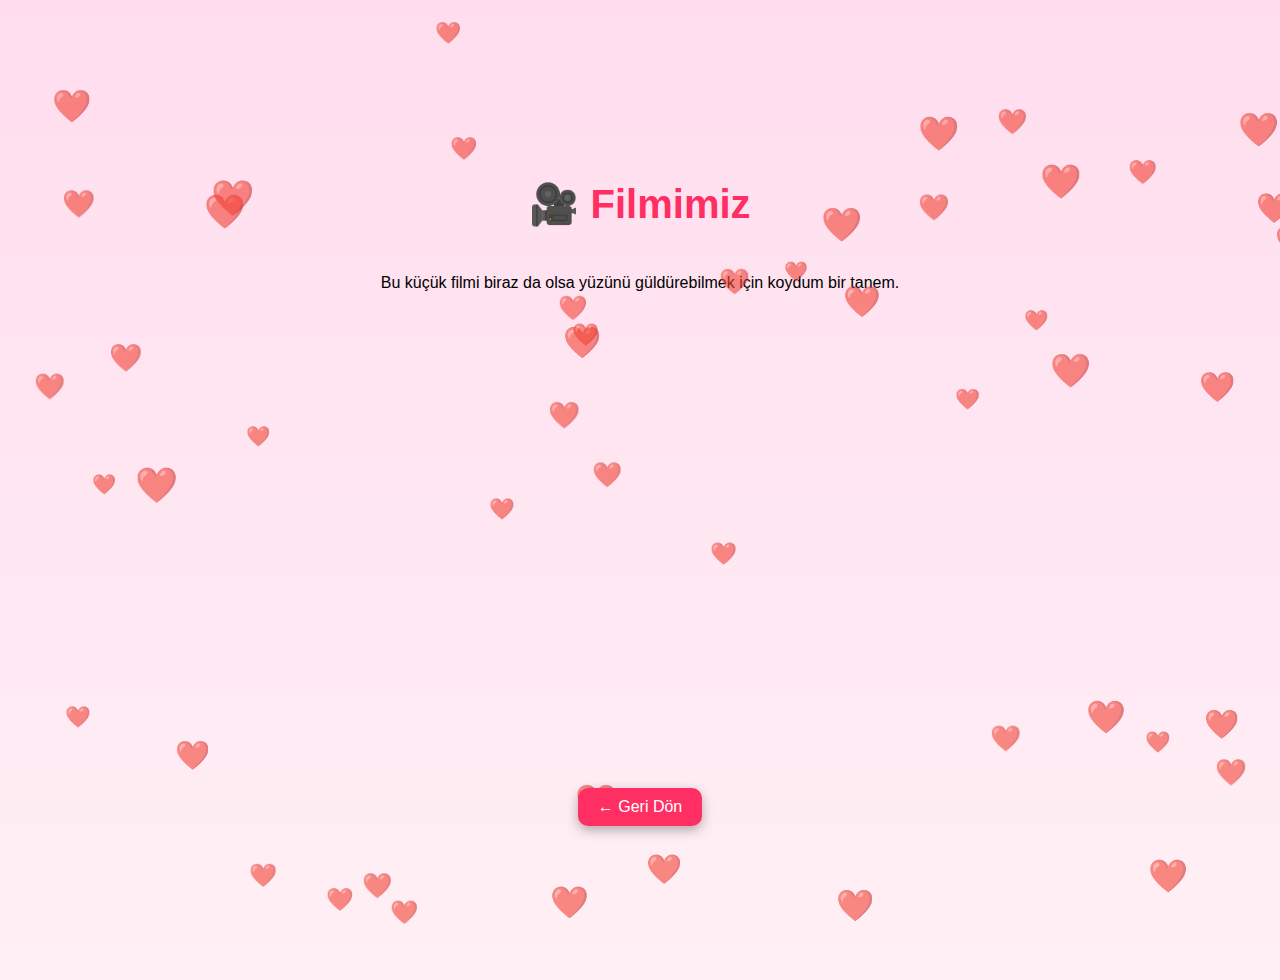
<file: filmimiz.html>
<!DOCTYPE html>
<html lang="tr">
<head>
  <meta charset="UTF-8" />
  <meta name="viewport" content="width=device-width, initial-scale=1.0" />
  <title>Filmimiz</title>
  <style>
    body {
      margin: 0;
      font-family: 'Outfit', sans-serif;
      background: linear-gradient(to bottom, #ffddee, #fff0f5);
      display: flex;
      flex-direction: column;
      align-items: center;
      justify-content: center;
      min-height: 100vh;
      padding: 40px 20px;
      overflow: hidden;
      position: relative;
    }

    h1 {
      font-size: 2.5rem;
      color: #ff2e63;
      text-align: center;
      margin-bottom: 30px;
      z-index: 1;
    }

    video {
      width: 90%;
      max-width: 800px;
      border-radius: 16px;
      box-shadow: 0 4px 20px rgba(0,0,0,0.3);
      outline: none;
      z-index: 1;
    }

    .back-btn {
      margin-top: 30px;
      background-color: #ff2e63;
      color: white;
      border: none;
      padding: 10px 20px;
      font-size: 1rem;
      border-radius: 10px;
      cursor: pointer;
      box-shadow: 0 4px 12px rgba(0,0,0,0.3);
      transition: background 0.3s ease;
      z-index: 1;
    }

    .back-btn:hover {
      background-color: #e02656;
    }

    /* Kalpler */
    .heart {
      position: absolute;
      font-size: 1.5rem;
      color: #ff5577;
      opacity: 0.6;
      user-select: none;
      pointer-events: none;
      animation: floatHeart 10s linear infinite;
      z-index: 0;
    }

    @keyframes floatHeart {
      0% {
        transform: translateY(0);
        opacity: 0.6;
      }
      100% {
        transform: translateY(-100vh);
        opacity: 0;
      }
    }
  </style>
</head>
<body>

  <!-- Kalpler JavaScript ile eklenecek -->
  <script>
    function createHeart() {
      const heart = document.createElement('div');
      heart.className = 'heart';
      heart.innerText = '❤️';
      heart.style.left = Math.random() * 100 + 'vw';
      heart.style.top = Math.random() * 100 + 'vh';
      heart.style.fontSize = (Math.random() * 1 + 1.2) + 'rem';
      heart.style.animationDuration = (5 + Math.random() * 10) + 's';
      document.body.appendChild(heart);
    }

    for (let i = 0; i < 50; i++) {
      createHeart();
    }
  </script>

  <h1>🎥 Filmimiz</h1>
  <p> Bu küçük filmi biraz da olsa yüzünü güldürebilmek için koydum bir tanem. </p>

<!-- video etiketi yerine -->
<iframe
  width="60%"
  height="450"
  src="https://www.youtube.com/embed/QW3_gu6jaVE"
  title="YouTube video player"
  frameborder="0"
  allow="accelerometer; autoplay; clipboard-write; encrypted-media; gyroscope; picture-in-picture"
  allowfullscreen>
</iframe>


  <button class="back-btn" onclick="window.location.href='index.html'">← Geri Dön</button>

</body>
</html>
</file>
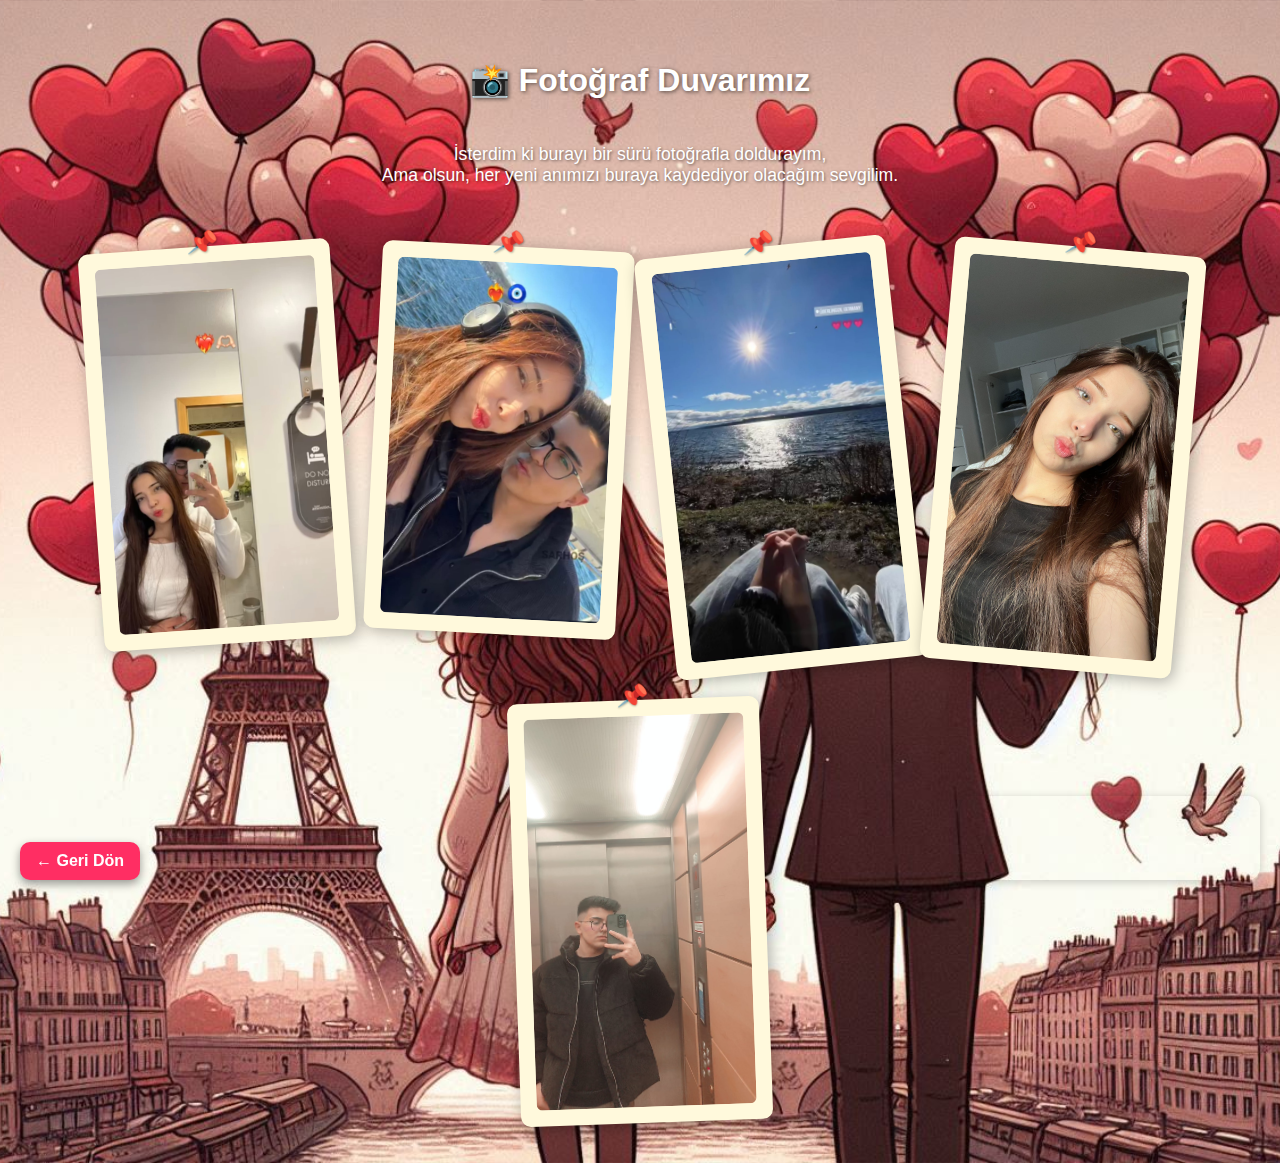
<file: fotograflar.html>
<!DOCTYPE html>
<html lang="tr">
<head>
  <meta charset="UTF-8">
  <meta name="viewport" content="width=device-width, initial-scale=1.0">
  <title>Fotoğraf Duvarımız</title>
  <style>
    body {
      margin: 0;
      padding: 40px 20px;
      background-image: url('img/brick-wall.jpg'); /* Tuğla duvar */
      background-size: cover;
      background-position: center;
      font-family: 'Outfit', sans-serif;
      display: flex;
      flex-wrap: wrap;
      justify-content: center;
      align-items: flex-start;
      gap: 30px;
      min-height: 100vh;
      position: relative;
    }

 .spotify-embed {
    position: fixed;
    bottom: 20px;
    right: 20px;
    z-index: 40;
    border-radius: 12px;
    box-shadow: 0 2px 10px rgba(0,0,0,0.2);
    overflow: hidden;
  }


    h1 {
      width: 100%;
      text-align: center;
      color: white;
      text-shadow: 1px 1px 4px rgba(0,0,0,0.6);
      margin-bottom: 30px;
      font-size: 2rem;
    }

    .note {
      position: relative;
      width: 220px;
      height: auto;
      padding: 16px;
      background-color: #fff9dc;
      border-radius: 10px;
      box-shadow: 3px 3px 15px rgba(0,0,0,0.3);
      transform: rotateZ(var(--rotate));
    }

    .note::before {
      content: '📌';
      position: absolute;
      top: -18px;
      left: 50%;
      transform: translateX(-50%) rotate(10deg);
      font-size: 24px;
      color: #ff2e63;
      text-shadow: 1px 1px 2px rgba(0,0,0,0.3);
    }

    .note img {
      width: 100%;
      border-radius: 6px;
      display: block;
    }

    .back-button {
      position: fixed;
      bottom: 20px;
      left: 20px;
      background-color: #ff2e63;
      color: white;
      padding: 10px 16px;
      font-weight: bold;
      border: none;
      border-radius: 10px;
      cursor: pointer;
      font-size: 16px;
      z-index: 100;
      box-shadow: 0 4px 10px rgba(0,0,0,0.4);
      transition: background 0.3s ease;
    }

    .back-button:hover {
      background-color: #e62e5e;
    }
  </style>
</head>
<body>

  <h1>📸 Fotoğraf Duvarımız</h1>
<p style="
  width: 100%;
  text-align: center;
  color: white;
  font-size: 1.1rem;
  margin-top: -15px;
  margin-bottom: 30px;
  text-shadow: 1px 1px 3px rgba(0,0,0,0.5);
">
  İsterdim ki burayı bir sürü fotoğrafla doldurayım,<br>
  Ama olsun, her yeni anımızı buraya kaydediyor olacağım sevgilim.
</p>


  <!-- Fotoğraf notları -->
  <div class="note" style="--rotate: -4deg;">
    <img src="img/1.jpg" alt="Anı 1">
  </div>
  <div class="note" style="--rotate: 3deg;">
    <img src="img/2.jpg" alt="Anı 2">
  </div>
  <div class="note" style="--rotate: -6deg;">
    <img src="img/3.jpg" alt="Anı 3">
  </div>
  <div class="note" style="--rotate: 5deg;">
    <img src="img/4.jpg" alt="Anı 4">
  </div>
  <div class="note" style="--rotate: -2deg;">
    <img src="img/5.jpg" alt="Anı 5">
  </div>

  <!-- Geri dön butonu -->
  <button class="back-button" onclick="window.history.back()">← Geri Dön</button>

<div class="spotify-embed">
  <iframe style="border-radius:12px" src="https://open.spotify.com/embed/track/3TKakBgJaTH5INk0WhU4xP?utm_source=generator" width="300" height="80" frameborder="0" allow="autoplay; clipboard-write; encrypted-media; fullscreen; picture-in-picture" loading="lazy"></iframe>
</div>



</body>
</html>
</file>
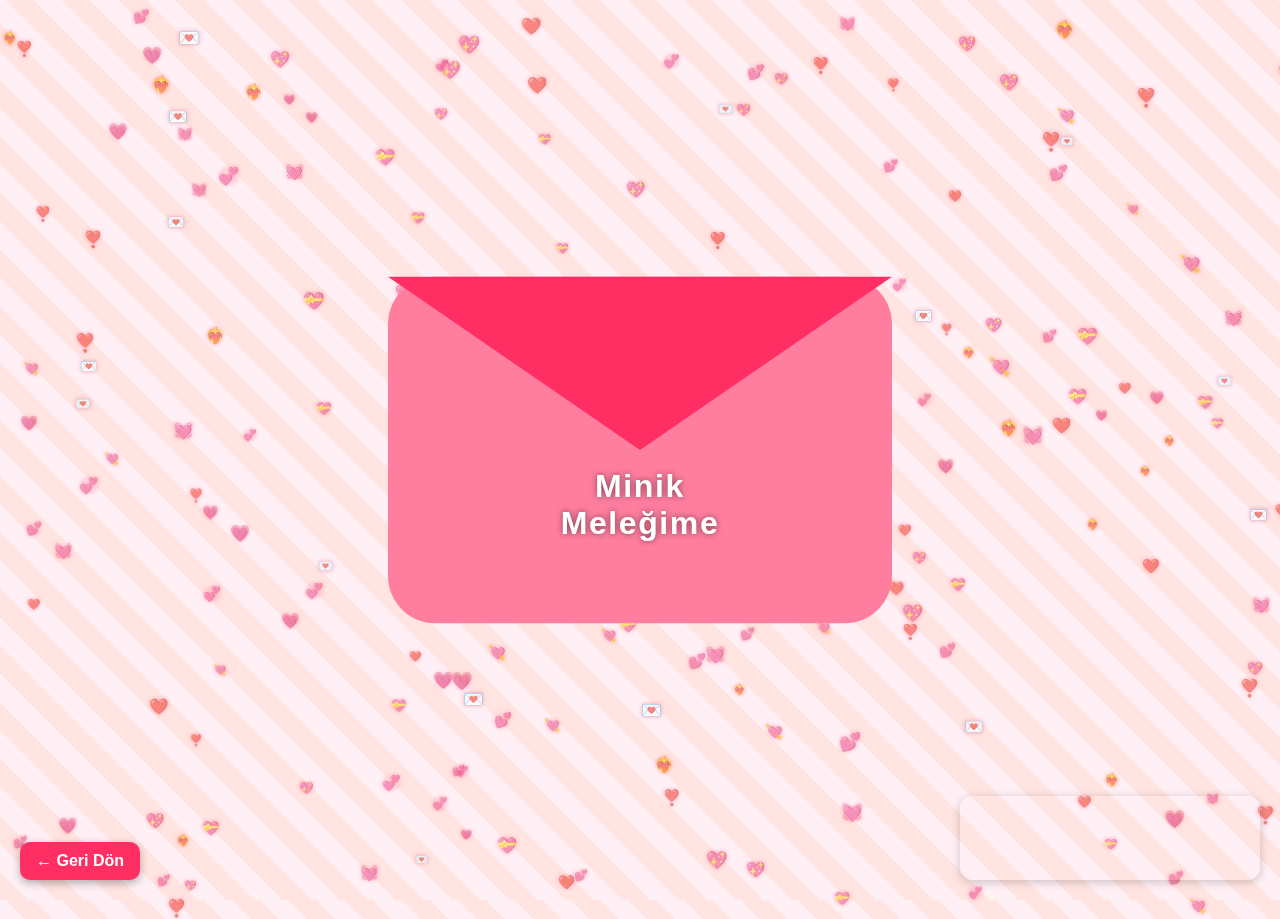
<file: siir.html>
<!DOCTYPE html>
<html lang="tr">
<head>
<meta charset="UTF-8" />
<meta name="viewport" content="width=device-width, initial-scale=1" />
<title>Sana Özel Şiir</title>
<style>
  body {
    margin: 0;
    font-family: 'Outfit', sans-serif;
    background: repeating-linear-gradient(
      45deg,
      #ffe4e1,
      #ffe4e1 20px,
      #fff0f5 20px,
      #fff0f5 40px
    );
    height: 100vh;
    overflow: hidden;
    position: relative;
  }

  .floating-heart {
    position: absolute;
    font-size: 12px;
    opacity: 0.6;
    user-select: none;
    pointer-events: none;
    animation-timing-function: ease-in-out;
    animation-iteration-count: infinite;
    animation-direction: alternate;
    will-change: transform, opacity;
    color: #ff2e63;
    text-shadow: 0 0 4px #ff6b81;
  }

  @keyframes floatUpDown {
    0%, 100% { transform: translateY(0); opacity: 0.6; }
    50% { transform: translateY(-15px); opacity: 1; }
  }
  @keyframes floatSide {
    0%, 100% { transform: translateX(0); }
    50% { transform: translateX(15px); }
  }

  .envelope-container {
    position: fixed;
    top: 50%;
    left: 50%;
    width: 504px;
    height: 360px;
    transform: translate(-50%, -50%);
    cursor: pointer;
    user-select: none;
    z-index: 10;
    text-align: center;
  }

  svg.envelope {
    width: 100%;
    height: 100%;
    transition: transform 0.3s ease;
    display: block;
    margin: 0 auto;
  }

  svg.envelope .flap {
    transform-origin: bottom center;
    transition: transform 0.3s ease;
  }

  .envelope-container:hover svg.envelope .flap {
    transform: rotateX(-180deg);
  }

  .envelope-text {
    position: absolute;
    top: 55%;
    left: 50%;
    transform: translateX(-50%);
    font-size: 2rem;
    font-weight: 700;
    color: white;
    text-shadow: 0 0 6px rgba(0,0,0,0.5);
    pointer-events: none;
    user-select: none;
    font-family: 'Segoe Script', cursive, sans-serif;
    letter-spacing: 0.05em;
    z-index: 20;
  }

  #poemContainer {
    position: fixed;
    top: 50%;
    left: 50%;
    transform: translate(-50%, -50%);
    width: 450px;
    max-height: 70vh;
    background: #faf8f1;
    background-image: repeating-linear-gradient(
      to bottom,
      #e6e2d3 0,
      #e6e2d3 1px,
      transparent 1px,
      transparent 24px
    );
    border: 1.5px solid #d2c9b8;
    padding: 32px 38px 38px 38px;
    box-shadow:
      2px 2px 8px rgba(0,0,0,0.12),
      inset 0 0 15px rgba(255,255,255,0.7);
    border-radius: 16px;
    overflow-y: auto;
    color: #4a3c2f;
    font-family: "Georgia", "Palatino Linotype", serif;
    font-weight: 500;
    font-size: 1.22rem;
    line-height: 1.9;
    white-space: pre-line;
    display: none;
    z-index: 30;
    user-select: text;
    box-sizing: border-box;
  }

  #closeBtn {
    position: absolute;
    top: 10px;
    right: 15px;
    font-weight: bold;
    font-size: 1.3rem;
    color: #ff2e63;
    cursor: pointer;
    user-select: none;
  }

  /* Spotify iframe sağ alt */
  .spotify-embed {
    position: fixed;
    bottom: 20px;
    right: 20px;
    z-index: 40;
    border-radius: 12px;
    box-shadow: 0 2px 10px rgba(0,0,0,0.2);
    overflow: hidden;
  }

  /* Geri dön butonu sol alt */
  .back-button {
    position: fixed;
    bottom: 20px;
    left: 20px;
    background-color: #ff2e63;
    color: white;
    font-weight: 600;
    padding: 10px 16px;
    border: none;
    border-radius: 10px;
    cursor: pointer;
    font-size: 16px;
    z-index: 40;
    box-shadow: 0 3px 8px rgba(0,0,0,0.3);
    transition: background 0.3s ease;
  }

  .back-button:hover {
    background-color: #e62e5e;
  }
</style>
</head>
<body>

<div id="heartsContainer"></div>

<div class="envelope-container" id="envelope">
  <svg class="envelope" viewBox="0 0 64 44" xmlns="http://www.w3.org/2000/svg" aria-label="Mektup">
    <rect width="64" height="44" rx="6" ry="6" fill="#ff7e9f" />
    <polygon class="flap" points="0,0 32,22 64,0" fill="#ff2e63" />
  </svg>
  <div class="envelope-text">Minik Meleğime</div>
</div>

<div id="poemContainer">
  <div id="closeBtn" title="Kapat">×</div>
  <div id="poemText"></div>
</div>

<!-- Spotify embed (örnek linkle) -->
<div class="spotify-embed">
  <iframe style="border-radius:12px" src="https://open.spotify.com/embed/track/5k38wzpLb15YgncyWdTZE4?utm_source=generator" width="300" height="80" frameborder="0" allow="autoplay; clipboard-write; encrypted-media; fullscreen; picture-in-picture" loading="lazy"></iframe>
</div>

<!-- Geri dön butonu -->
<button class="back-button" onclick="window.history.back()">← Geri Dön</button>

<script>
  const poem = `
15 Haziran 2023’te başladı bizim hikâyemiz...
Belki de hayatımın en güzel rastlantısıydın sen.

Meleğim,
Sana bu kelimeler yetmeyecek, biliyorum.
Ama içimde birikmiş o kadar çok şey var ki,
Susup susup sadece seni izlemek bile yetiyor bazen.
Sen yanımdayken dünya sessizleşiyor,
Kalbim sadece senin adını fısıldıyor…

Meleğim,
Kalbin öyle güzel ki,
Bazen düşünüyorum da,
Sen bu dünyaya biraz fazla iyi gelmişsin sanki.
Benimle güldüğünde içimdeki karanlık aydınlanıyor.
Sen gülünce hayat güzel geliyor,
Sen konuşunca zaman duruyor sanki…

Meleğim,
Ben artık hiçbir şeyi sensiz hayal edemiyorum.
Sabah uyanınca aklıma gelen ilk şey sensin,
Gece uyurken aklımdan çıkmayan da…
Kalbim o ilk günkü heyecanla çarpıyor sana,
Ve her gün yeniden âşık oluyorum ben sana.

Meleğim,
Bu yazdıklarım, sadece satırlar değil,
Kalbimin sana attığı her nabızdan bir iz.
Seninle geçen her an öyle kıymetli ki,
Keşke zamanı durdurabilsem,
Ve sonsuza kadar sadece sana bakabilsem…

Meleğim,
İyi ki varsın.
İyi ki yollarımız kesişti.
İyi ki “biz” olduk.
Ve ne olursa olsun,
Ben seni hep seveceğim. 💞
  `;

  const poemText = document.getElementById('poemText');
  const poemContainer = document.getElementById('poemContainer');
  const envelope = document.getElementById('envelope');
  const closeBtn = document.getElementById('closeBtn');
  const heartsContainer = document.getElementById('heartsContainer');

  let index = 0;
  let typingInterval;

  function typePoem() {
    if (index < poem.length) {
      poemText.textContent += poem.charAt(index);
      index++;
    } else {
      clearInterval(typingInterval);
    }
  }

  envelope.addEventListener('click', () => {
    if (poemContainer.style.display === 'block') return;

    poemText.textContent = '';
    index = 0;
    poemContainer.style.display = 'block';
    typingInterval = setInterval(typePoem, 35);
  });

  closeBtn.addEventListener('click', () => {
    poemContainer.style.display = 'none';
    clearInterval(typingInterval);
  });

  function random(min, max) {
    return Math.random() * (max - min) + min;
  }

  const heartChars = ['❤️', '💗', '💕', '💖', '💓', '💘', '💝', '💞', '❣️', '❤️‍🔥', '💌'];

  function createHearts(count) {
    for(let i=0; i<count; i++) {
      const heart = document.createElement('div');
      heart.className = 'floating-heart';
      heart.textContent = heartChars[Math.floor(Math.random() * heartChars.length)];
      const size = random(10, 18);
      heart.style.fontSize = size + 'px';
      heart.style.top = random(0, 100) + 'vh';
      heart.style.left = random(0, 100) + 'vw';
      heart.style.animationDuration = `${random(4, 8)}s, ${random(3, 6)}s`;
      heart.style.animationDelay = `${random(0, 5)}s, ${random(0, 5)}s`;
      heart.style.animationName = 'floatUpDown, floatSide';
      heartsContainer.appendChild(heart);
    }
  }

  window.onload = () => {
    createHearts(200);
  };
</script>

</body>
</html>
</file>
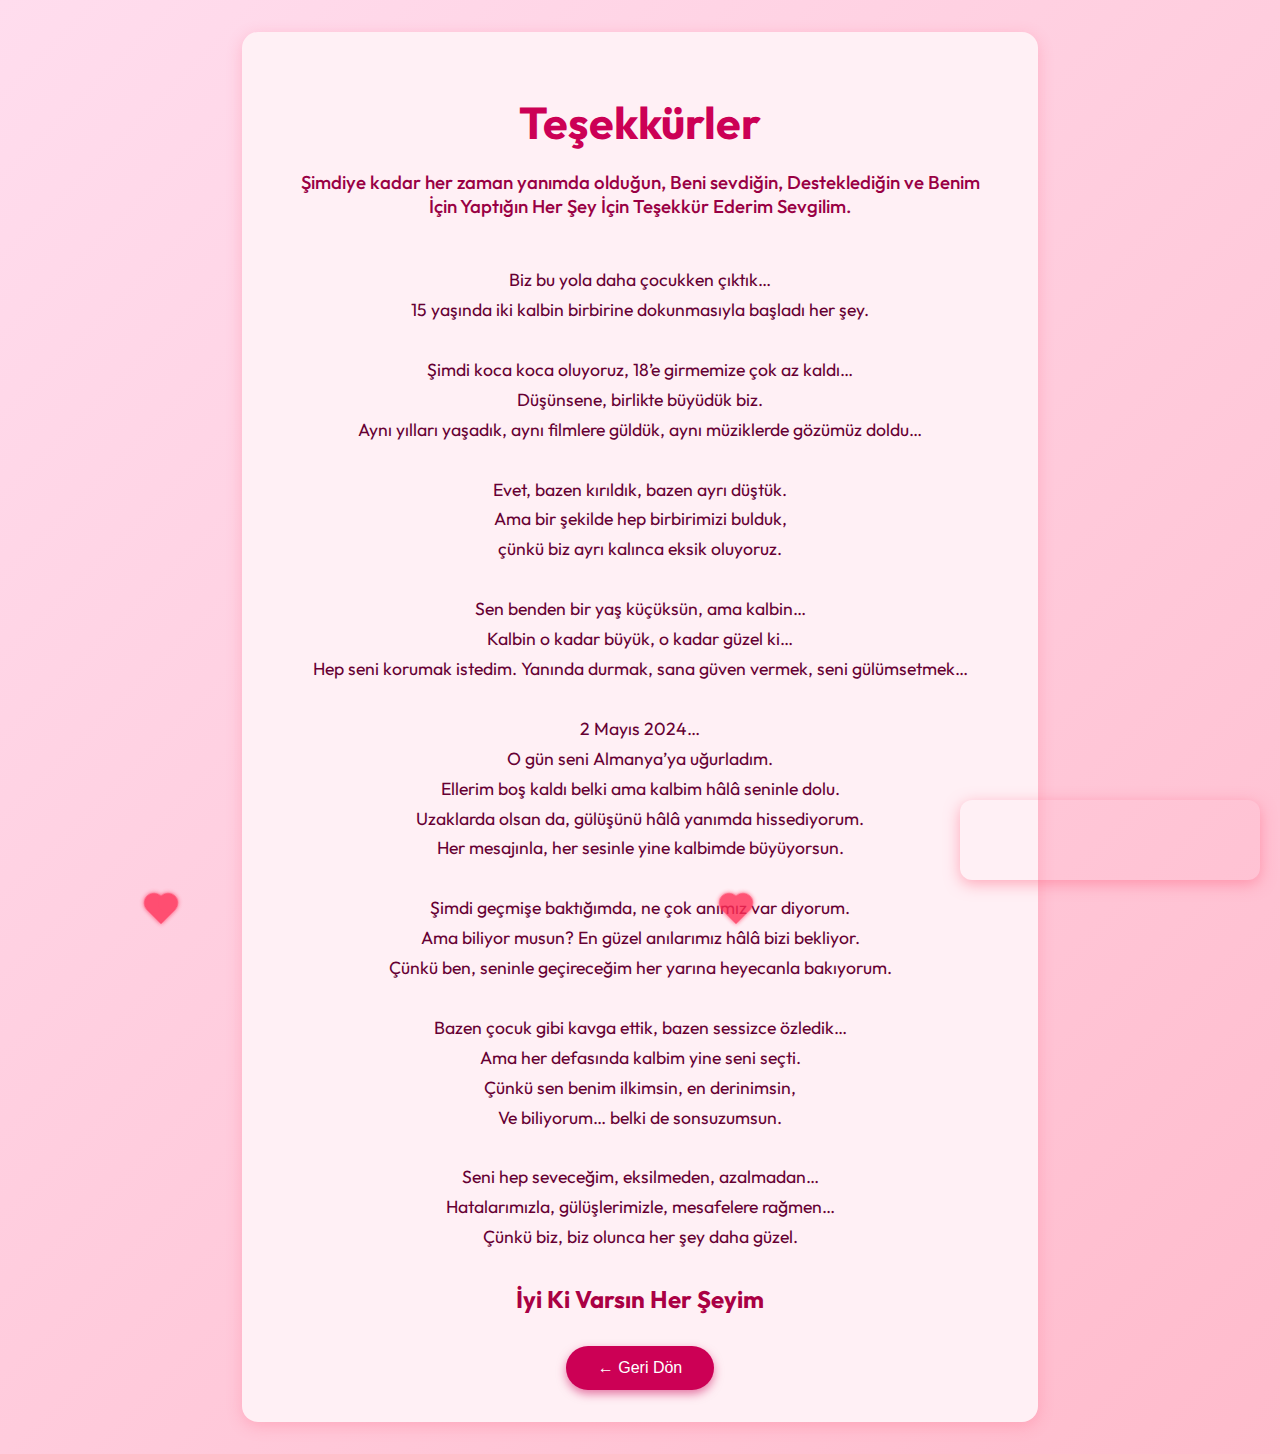
<file: tesekkurler.html>
<!DOCTYPE html>
<html lang="tr">
<head>
  <meta charset="UTF-8" />
  <meta name="viewport" content="width=device-width, initial-scale=1" />
  <title>Teşekkürler - Melek & Anıl</title>
  <link href="https://fonts.googleapis.com/css2?family=Outfit:wght@300;500;700&display=swap" rel="stylesheet" />
  <style>
    body {
      background: linear-gradient(135deg, #ffddee, #ffbbcc);
      font-family: 'Outfit', sans-serif;
      color: #330022;
      margin: 0;
      min-height: 100vh;
      display: flex;
      flex-direction: column;
      justify-content: center;
      align-items: center;
      padding: 2rem;
      animation: fadeIn 1s ease forwards;
      position: relative;
    }

    @keyframes fadeIn {
      from {opacity: 0;}
      to {opacity: 1;}
    }

    .container {
      max-width: 700px;
      background: #fff0f5;
      border-radius: 1rem;
      padding: 2rem 3rem;
      box-shadow: 0 4px 15px rgba(255, 100, 130, 0.3);
      text-align: center;
      z-index: 1;
    }

    h1 {
      font-weight: 700;
      font-size: 2.8rem;
      margin-bottom: 1rem;
      color: #cc0055;
    }

    h3 {
      font-weight: 500;
      margin-bottom: 1rem;
      color: #990044;
    }

    p {
      font-size: 1.1rem;
      line-height: 1.7;
      white-space: pre-line;
      color: #660033;
      margin-bottom: 2rem;
    }

    h2 {
      color: #aa0044;
      margin-bottom: 2rem;
    }

    button {
      background-color: #cc0055;
      color: white;
      border: none;
      padding: 0.8rem 2rem;
      border-radius: 2rem;
      font-size: 1rem;
      cursor: pointer;
      transition: background-color 0.3s ease;
      box-shadow: 0 4px 10px rgba(204, 0, 85, 0.5);
    }

    button:hover {
      background-color: #a30042;
    }

    /* Sağ alt köşeye sabitlenmiş Spotify player */
    .spotify-player-fixed {
      position: fixed;
      bottom: 20px;
      right: 20px;
      width: 300px;
      height: 80px;
      border-radius: 12px;
      box-shadow: 0 4px 15px rgba(255, 100, 130, 0.5);
      border: none;
      z-index: 9999;
      background: transparent;
    }

    /* Responsive ufaltma */
    @media (max-width: 400px) {
      .spotify-player-fixed {
        width: 90vw;
        right: 5vw;
        bottom: 15px;
        height: 70px;
      }
    }

    /* Kalpler için container */
    #heart-container {
      position: fixed;
      pointer-events: none;
      overflow: visible;
      top: 0;
      left: 0;
      width: 100vw;
      height: 100vh;
      z-index: 10000;
      user-select: none;
    }

    /* Kalp şekli ve animasyonu */
    .heart {
      position: absolute;
      width: 20px;
      height: 20px;
      background: #ff2d55;
      transform: rotate(-45deg);
      animation: floatUp 4s linear forwards;
      opacity: 0.8;
      filter: drop-shadow(0 0 2px #ff2d55);
    }

    .heart::before,
    .heart::after {
      content: "";
      position: absolute;
      width: 20px;
      height: 20px;
      background: #ff2d55;
      border-radius: 50%;
    }

    .heart::before {
      top: -10px;
      left: 0;
    }

    .heart::after {
      top: 0;
      left: 10px;
    }

    @keyframes floatUp {
      0% {
        transform: translateY(0) rotate(-45deg);
        opacity: 0.8;
      }
      100% {
        transform: translateY(-150vh) rotate(-45deg);
        opacity: 0;
      }
    }
  </style>
</head>
<body>
  <div class="container">
    <h1>Teşekkürler</h1>
    <h3>Şimdiye kadar her zaman yanımda olduğun, Beni sevdiğin, Desteklediğin ve Benim İçin Yaptığın Her Şey İçin Teşekkür Ederim Sevgilim.</h3>
    <p>
      Biz bu yola daha çocukken çıktık…  
      15 yaşında iki kalbin birbirine dokunmasıyla başladı her şey.  

      Şimdi koca koca oluyoruz, 18’e girmemize çok az kaldı…  
      Düşünsene, birlikte büyüdük biz.  
      Aynı yılları yaşadık, aynı filmlere güldük, aynı müziklerde gözümüz doldu…  

      Evet, bazen kırıldık, bazen ayrı düştük.  
      Ama bir şekilde hep birbirimizi bulduk,  
      çünkü biz ayrı kalınca eksik oluyoruz.  

      Sen benden bir yaş küçüksün, ama kalbin…  
      Kalbin o kadar büyük, o kadar güzel ki…  
      Hep seni korumak istedim. Yanında durmak, sana güven vermek, seni gülümsetmek…  

      2 Mayıs 2024…  
      O gün seni Almanya’ya uğurladım.  
      Ellerim boş kaldı belki ama kalbim hâlâ seninle dolu.  
      Uzaklarda olsan da, gülüşünü hâlâ yanımda hissediyorum.  
      Her mesajınla, her sesinle yine kalbimde büyüyorsun.  

      Şimdi geçmişe baktığımda, ne çok anımız var diyorum.  
      Ama biliyor musun? En güzel anılarımız hâlâ bizi bekliyor.  
      Çünkü ben, seninle geçireceğim her yarına heyecanla bakıyorum.  

      Bazen çocuk gibi kavga ettik, bazen sessizce özledik…  
      Ama her defasında kalbim yine seni seçti.  
      Çünkü sen benim ilkimsin, en derinimsin,  
      Ve biliyorum… belki de sonsuzumsun.  

      Seni hep seveceğim, eksilmeden, azalmadan…  
      Hatalarımızla, gülüşlerimizle, mesafelere rağmen…  
      Çünkü biz, biz olunca her şey daha güzel.
    </p>
    <h2>İyi Ki Varsın Her Şeyim</h2>

    <button onclick="history.back()">← Geri Dön</button>
  </div>

  <!-- Kalpler için container -->
  <div id="heart-container"></div>

  <!-- Sağ alt köşede sabit Spotify embed -->
  <iframe
    class="spotify-player-fixed"
    src="https://open.spotify.com/embed/track/64P8LehzuNRGQ5JhswIHNW?utm_source=generator"
    allow="autoplay; clipboard-write; encrypted-media; fullscreen; picture-in-picture"
    loading="lazy"
    allowfullscreen>
  </iframe>

  <script>
    const heartContainer = document.getElementById('heart-container');

    function createHeart() {
      const heart = document.createElement('div');
      heart.classList.add('heart');
      heart.style.left = Math.random() * 100 + 'vw';
      heart.style.bottom = '-20px';
      heart.style.animationDuration = (3 + Math.random() * 2) + 's';
      heartContainer.appendChild(heart);
      heart.addEventListener('animationend', () => {
        heart.remove();
      });
    }

    setInterval(createHeart, 300);
  </script>
</body>
</html>
</file>
